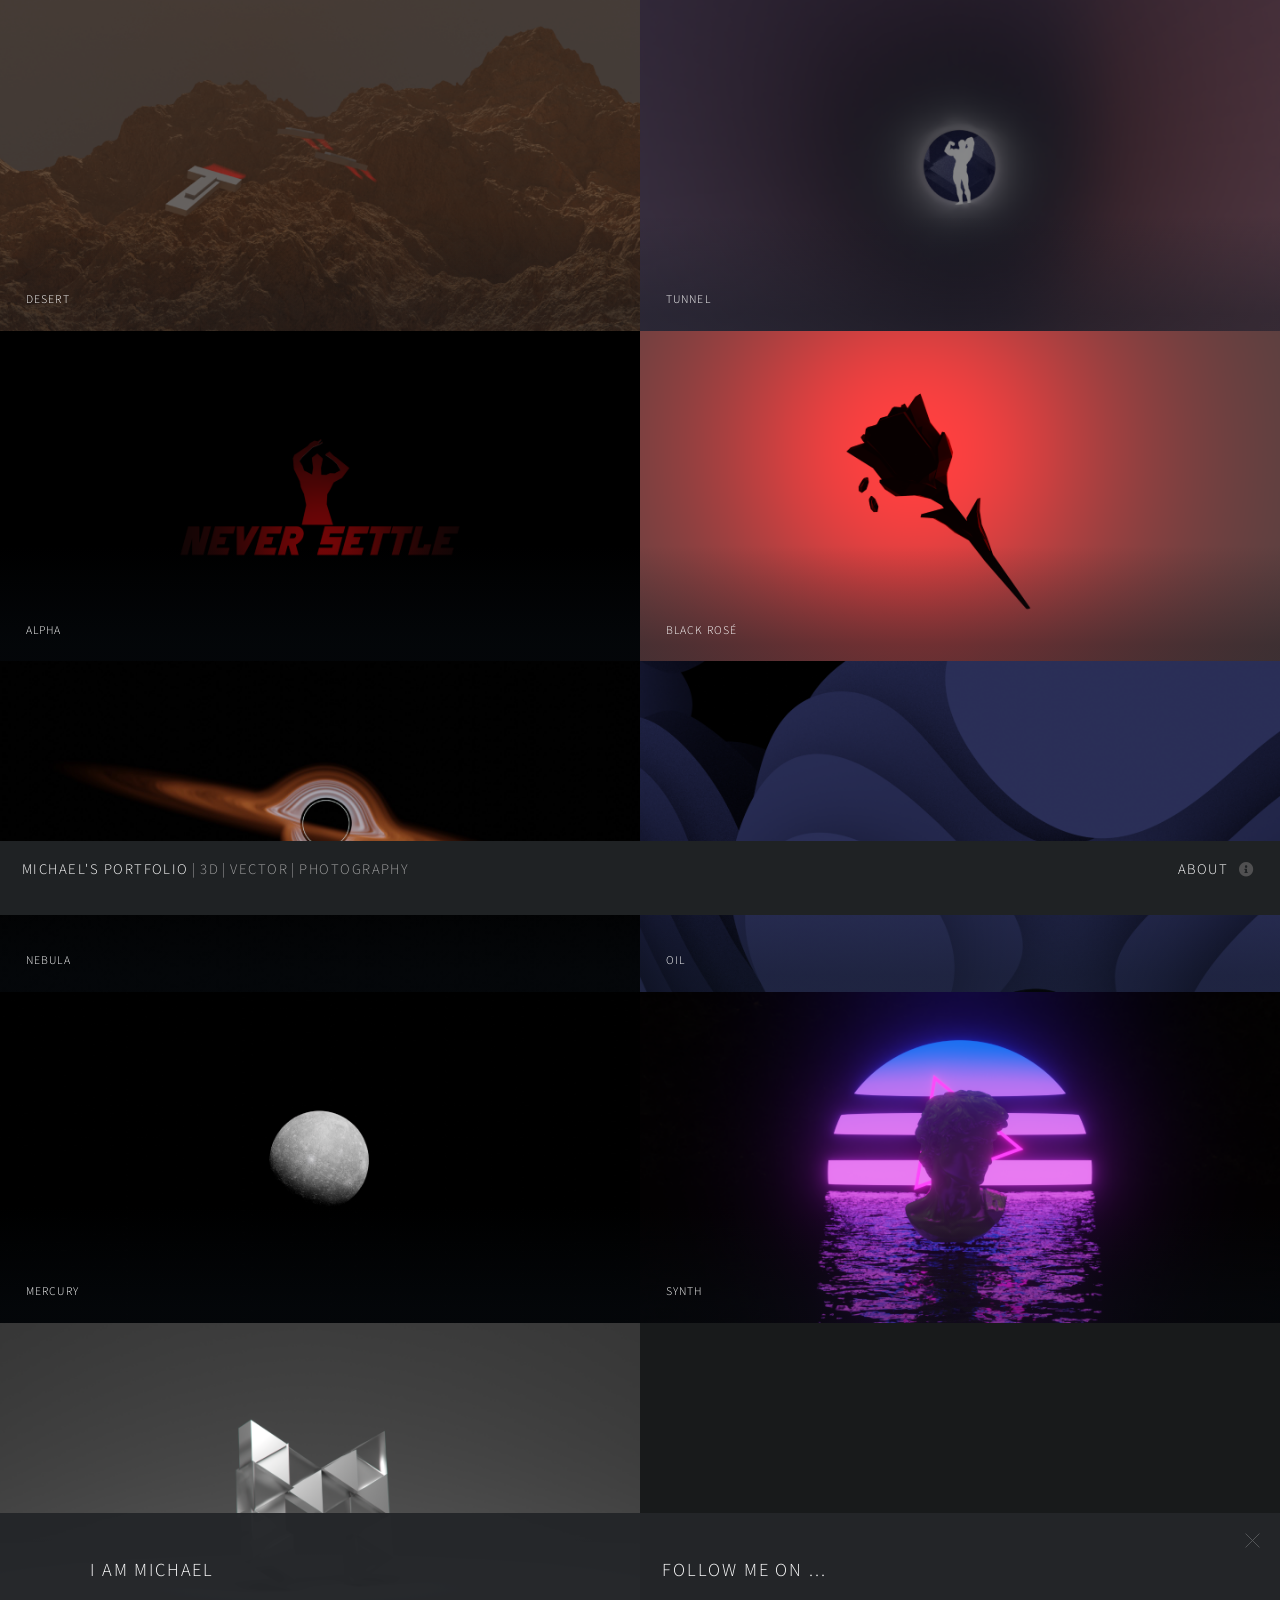
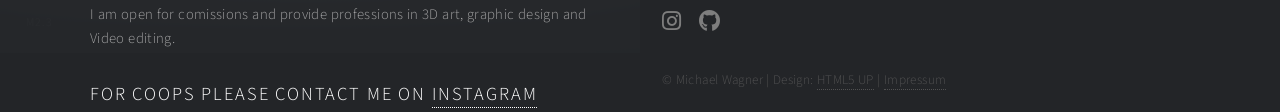
<file: 3D.html>
<!DOCTYPE HTML>
<!--
	Multiverse by HTML5 UP
	html5up.net | @ajlkn
	Free for personal and commercial use under the CCA 3.0 license (html5up.net/license)
-->
<html>
	<head>
		<title>Portfolio</title>
		<meta charset="utf-8" />
		<meta name="viewport" content="width=device-width, initial-scale=1, user-scalable=no" />
		<link rel="stylesheet" href="assets/css/main.css" />
		<noscript><link rel="stylesheet" href="assets/css/noscript.css" /></noscript>
	</head>
	<body class="is-preload">

		<!-- Wrapper -->
			<div id="wrapper">

				<!-- Header -->
                    <header id="header">
						<h1><a href="index.html"><strong>Michael's Portfolio</strong></a></h1>
						<h1> | </h1>
						<h1><a href="3D.html">3D</a></h1>
						<h1> | </h1>
						<h1><a href="index.html">Vector</a></h1>
						<h1> | </h1>
						<h1><a href="pic.html">Photography</a></h1>
                        <nav>
                            <ul>
                                <li><a href="#footer" class="icon solid fa-info-circle">About</a></li>
                            </ul>
                        </nav>
                    </header>

				<!-- Main -->
					<div id="main">
						<article class="thumb">
							<a href="images/3d/fulls/desert.png" class="image"><img src="images/3d/thumbs/desertth.png" alt="" /></a>
							<h2>DESERT</h2>
							<p>04.11.22</p>
							<p>Tutorial by <a href="https://www.youtube.com/watch?v=5qBl0ocM0ik&t=204s">Walid Feghali</a> on Youtube</p>
						</article>
						<article class="thumb">
							<a href="images/3d/fulls/tunnel2.png" class="image"><img src="images/3d/thumbs/tunnelth.png" alt="" /></a>
							<h2>TUNNEL</h2>
							<p>24.10.22</p>
						</article>
						<article class="thumb">
							<a href="images/3d/fulls/alpha2.png" class="image"><img src="images/3d/thumbs/alphath.png" alt="" /></a>
							<h2>ALPHA</h2>
							<p>28.07.22</p>
						</article>
						<article class="thumb">
							<a href="images/3d/fulls/untitled4 2.png" class="image"><img src="images/3d/thumbs/blckroséth.png" alt="" /></a>
							<h2>black rosé</h2>
							<p>24.05.22</p>
						</article>
						<article class="thumb">
							<a href="images/3d/fulls/nebula_finished1.jpg" class="image"><img src="images/3d/thumbs/nebulath.png" alt="" /></a>
							<h2>NEBULA</h2>
							<p>24.05.22</p>
							<p>Tutorial by <a href="https://www.youtube.com/watch?v=5naMFeWTBeY"> Iridesium</a> on Youtube</p> 
						</article>
						<article class="thumb">
							<a href="images/3d/fulls/wallpaperoil2.png" class="image"><img src="images/3d/thumbs/oilth.png" alt="" /></a>
							<h2>OIL</h2>
							<p>24.05.22</p>
						</article>
						<article class="thumb">
							<a href="images/3d/fulls/MercuryLonely.png" class="image"><img src="images/3d/thumbs/mercuryth.png" alt="" /></a>
							<h2>MERCURY</h2>
							<p>24.05.22</p>
							<p>Tutorial by <a href="https://www.youtube.com/watch?v=3dlSLviiX70">pinkpocketTV</a> on Youtube</p>
						</article>
						<article class="thumb">
							<a href="images/3d/fulls/untitled4.png" class="image"><img src="images/3d/thumbs/synthth.png" alt="" /></a>
							<h2>synth</h2>
							<p>24.05.22</p>
							<p>Tutorial by <a href="https://www.youtube.com/watch?v=6dPNM3knO5M">PINKAS</a> on Youtube</p>
						</article>
						<article class="thumb">
							<a href="images/3d/fulls/M2.3.png" class="image"><img src="images/3d/thumbs/m2.3th.png" alt="" /></a>
							<h2>M2.3</h2>
							<p>24.05.22</p>
						</article>
					</div>

					</footer>
				<!-- Footer -->
					<footer id="footer" class="panel">
						<div class="inner split">
							<div>
								<section>
									<h2>I am Michael</h2>
									<p>I am open for comissions and provide professions in 3D art, graphic design and Video editing.</p>
								</section>
								<section>
									<h2>For coops please contact me on <a href="https://www.instagram.com/michi.raw/">Instagram</a></h2>
								<section>
							</div>
							<div>

									<h2>Follow me on ...</h2>
									<ul class="icons">
										<!--<li><a href="#" class="icon brands fa-twitter"><span class="label">Twitter</span></a></li>
										<li><a href="#" class="icon brands fa-facebook-f"><span class="label">Facebook</span></a></li>-->
										<li><a href="https://www.instagram.com/michi.raw/" class="icon brands fa-instagram"><span class="label">Instagram</span></a></li>
										<li><a href="https://github.com/Mixhi1845" class="icon brands fa-github"><span class="label">GitHub</span></a></li>
										<!--<li><a href="#" class="icon brands fa-dribbble"><span class="label">Dribbble</span></a></li>
										<li><a href="#" class="icon brands fa-linkedin-in"><span class="label">LinkedIn</span></a></li>-->
									</ul>
								</section>
								<p class="copyright">
									&copy; Michael Wagner | Design: <a href="http://html5up.net">HTML5 UP</a> | <a href="impressum.html">Impressum</a>
								</p>
									<!--<form method="post" action="#">
										<div class="fields">
											<div class="field half">
												<input type="text" name="name" id="name" placeholder="Name" />
											</div>
											<div class="field half">
												<input type="text" name="email" id="email" placeholder="Email" />
											</div>
											<div class="field">
												<textarea name="message" id="message" rows="4" placeholder="Message"></textarea>
											</div>
										</div>
										<ul class="actions">
											<li><input type="submit" value="Send" class="primary" /></li>
											<li><input type="reset" value="Reset" /></li>
										</ul>
									</form>-->
								</section>
							</div>
						</div>
					</footer>

			</div>

		<!-- Scripts -->
			<script src="assets/js/jquery.min.js"></script>
			<script src="assets/js/jquery.poptrox.min.js"></script>
			<script src="assets/js/browser.min.js"></script>
			<script src="assets/js/breakpoints.min.js"></script>
			<script src="assets/js/util.js"></script>
			<script src="assets/js/main.js"></script>

	</body>
</html>
</file>
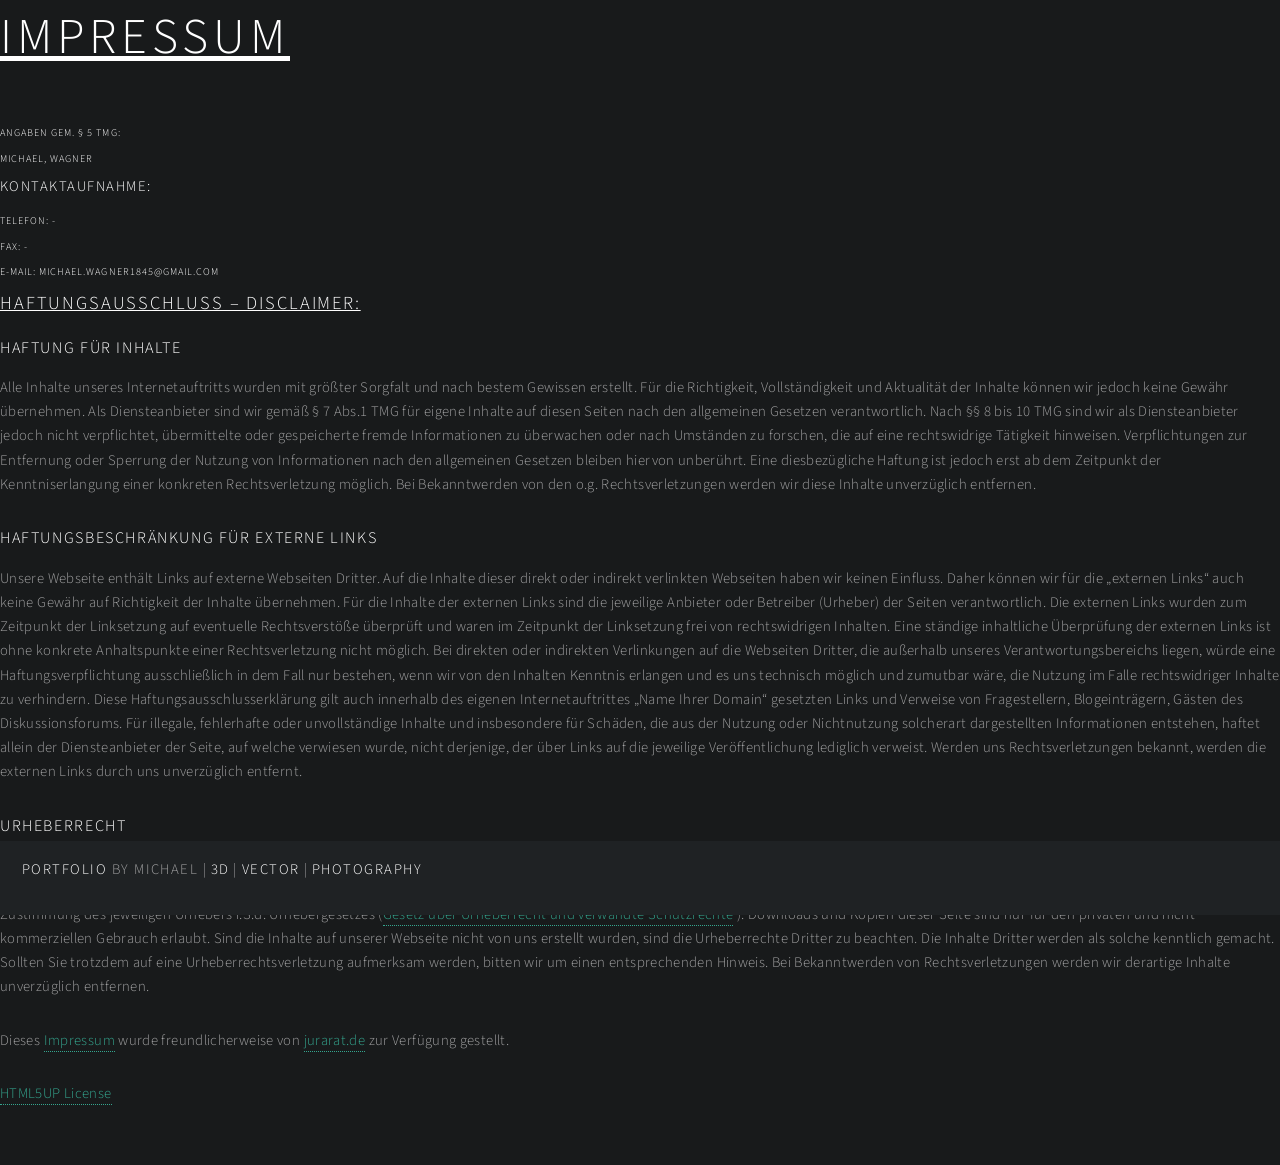
<file: impressum.html>
<!DOCTYPE HTML>
<!--
	Multiverse by HTML5 UP
	html5up.net | @ajlkn
	Free for personal and commercial use under the CCA 3.0 license (html5up.net/license)
-->
<html>
	<head>
		<title>Portfolio</title>
		<meta charset="utf-8" />
		<meta name="viewport" content="width=device-width, initial-scale=1, user-scalable=no" />
		<link rel="stylesheet" href="assets/css/main.css" />
		<noscript><link rel="stylesheet" href="assets/css/noscript.css" /></noscript>
	</head>
	<body class="is-preload">

        <!-- Header -->
					<header id="header">
						<h1><a href="index.html"><strong>Portfolio</strong> by Michael |</a></h1>
						<h1><a href="3D.html"><strong>3D</strong></a></h1>
						<h1><a href="index.html">| <strong>Vector</strong> |</strong></a></h1>
						<h1><a href="pic.html"><strong>Photography</strong></a></h1>
					</header>

        <!-- Wrapper -->
			<div id="wrapper">

        <!--Impressum-->
                <h1><u>Impressum</u></h1>
                <h6>Angaben gem. § 5 TMG:</h6>
                <h6>Michael, Wagner<h6>
        <!--        <h6>Adresse</h6>
                <h6>PLZ</h6>-->
                <h4>Kontaktaufnahme:</h4>
                <h6>Telefon: -</h6>
                <h6>Fax: -</h6>
                <h6>E-Mail: michael.wagner1845@gmail.com
                <h2>
                    <u>Haftungsausschluss – Disclaimer:</u> 
                </h2>
                
                <h3>Haftung für Inhalte</h3>
                <p>Alle Inhalte unseres Internetauftritts wurden mit größter Sorgfalt und nach bestem Gewissen erstellt. Für die Richtigkeit, Vollständigkeit und Aktualität der Inhalte können wir jedoch keine Gewähr übernehmen. Als Diensteanbieter sind wir gemäß § 7 Abs.1 TMG für eigene Inhalte auf diesen Seiten nach den allgemeinen Gesetzen verantwortlich. Nach §§ 8 bis 10 TMG sind wir als Diensteanbieter jedoch nicht verpflichtet, übermittelte oder gespeicherte fremde Informationen zu überwachen oder nach Umständen zu forschen, die auf eine rechtswidrige Tätigkeit hinweisen. Verpflichtungen zur Entfernung oder Sperrung der Nutzung von Informationen nach den allgemeinen Gesetzen bleiben hiervon unberührt.
                    Eine diesbezügliche Haftung ist jedoch erst ab dem Zeitpunkt der Kenntniserlangung einer konkreten Rechtsverletzung möglich. Bei Bekanntwerden von den o.g. Rechtsverletzungen werden wir diese Inhalte unverzüglich entfernen.</p>
                <h3>Haftungsbeschränkung für externe Links</h3>
                <p> Unsere Webseite enthält Links auf externe Webseiten Dritter. Auf die Inhalte dieser direkt oder indirekt verlinkten Webseiten haben wir keinen Einfluss. Daher können wir für die „externen Links“ auch keine Gewähr auf Richtigkeit der Inhalte übernehmen. Für die Inhalte der externen Links sind die jeweilige Anbieter oder Betreiber (Urheber) der Seiten verantwortlich.
                    Die externen Links wurden zum Zeitpunkt der Linksetzung auf eventuelle Rechtsverstöße überprüft und waren im Zeitpunkt der Linksetzung frei von rechtswidrigen Inhalten. Eine ständige inhaltliche Überprüfung der externen Links ist ohne konkrete Anhaltspunkte einer Rechtsverletzung nicht möglich. Bei direkten oder indirekten Verlinkungen auf die Webseiten Dritter, die außerhalb unseres Verantwortungsbereichs liegen, würde eine Haftungsverpflichtung ausschließlich in dem Fall nur bestehen, wenn wir von den Inhalten Kenntnis erlangen und es uns technisch möglich und zumutbar wäre, die Nutzung im Falle rechtswidriger Inhalte zu verhindern.
                    Diese Haftungsausschlusserklärung gilt auch innerhalb des eigenen Internetauftrittes „Name Ihrer Domain“ gesetzten Links und Verweise von Fragestellern, Blogeinträgern, Gästen des Diskussionsforums. Für illegale, fehlerhafte oder unvollständige Inhalte und insbesondere für Schäden, die aus der Nutzung oder Nichtnutzung solcherart dargestellten Informationen entstehen, haftet allein der Diensteanbieter der Seite, auf welche verwiesen wurde, nicht derjenige, der über Links auf die jeweilige Veröffentlichung lediglich verweist.
                    Werden uns Rechtsverletzungen bekannt, werden die externen Links durch uns unverzüglich entfernt.</p> 
                <h3>Urheberrecht</h3>
                <p> Die auf unserer Webseite veröffentlichen Inhalte und Werke unterliegen dem deutschen Urheberrecht (<a href="http://www.gesetze-im-internet.de/bundesrecht/urhg/gesamt.pdf">Gesetz über Urheberrecht und verwandte Schutzrechte</a>). Die Vervielfältigung, Bearbeitung, Verbreitung und jede Art der Verwertung des geistigen Eigentums in ideeller und materieller Sicht des Urhebers außerhalb der Grenzen des Urheberrechtes bedürfen der vorherigen schriftlichen Zustimmung des jeweiligen Urhebers i.S.d. Urhebergesetzes (<a href="http://www.gesetze-im-internet.de/bundesrecht/urhg/gesamt.pdf">Gesetz über Urheberrecht und verwandte Schutzrechte</a> ). Downloads und Kopien dieser Seite sind nur für den privaten und nicht kommerziellen Gebrauch erlaubt. Sind die Inhalte auf unserer Webseite nicht von uns erstellt wurden, sind die Urheberrechte Dritter zu beachten. Die Inhalte Dritter werden als solche kenntlich gemacht. Sollten Sie trotzdem auf eine Urheberrechtsverletzung aufmerksam werden, bitten wir um einen entsprechenden Hinweis. Bei Bekanntwerden von Rechtsverletzungen werden wir derartige Inhalte unverzüglich entfernen.</p> 
                <p> Dieses <a href="https://jurarat.de/muster-impressum">Impressum</a> wurde freundlicherweise von <a href="https://jurarat.de/">jurarat.de</a> zur Verfügung gestellt.</p> 
            
                <a href="LICENSE.txt">HTML5UP License</a>
            
            </div>

            <!-- Scripts -->
                <script src="assets/js/jquery.min.js"></script>
                <script src="assets/js/jquery.poptrox.min.js"></script>
                <script src="assets/js/browser.min.js"></script>
                <script src="assets/js/breakpoints.min.js"></script>
                <script src="assets/js/util.js"></script>
                <script src="assets/js/main.js"></script>
    </body>
</html>
</file>
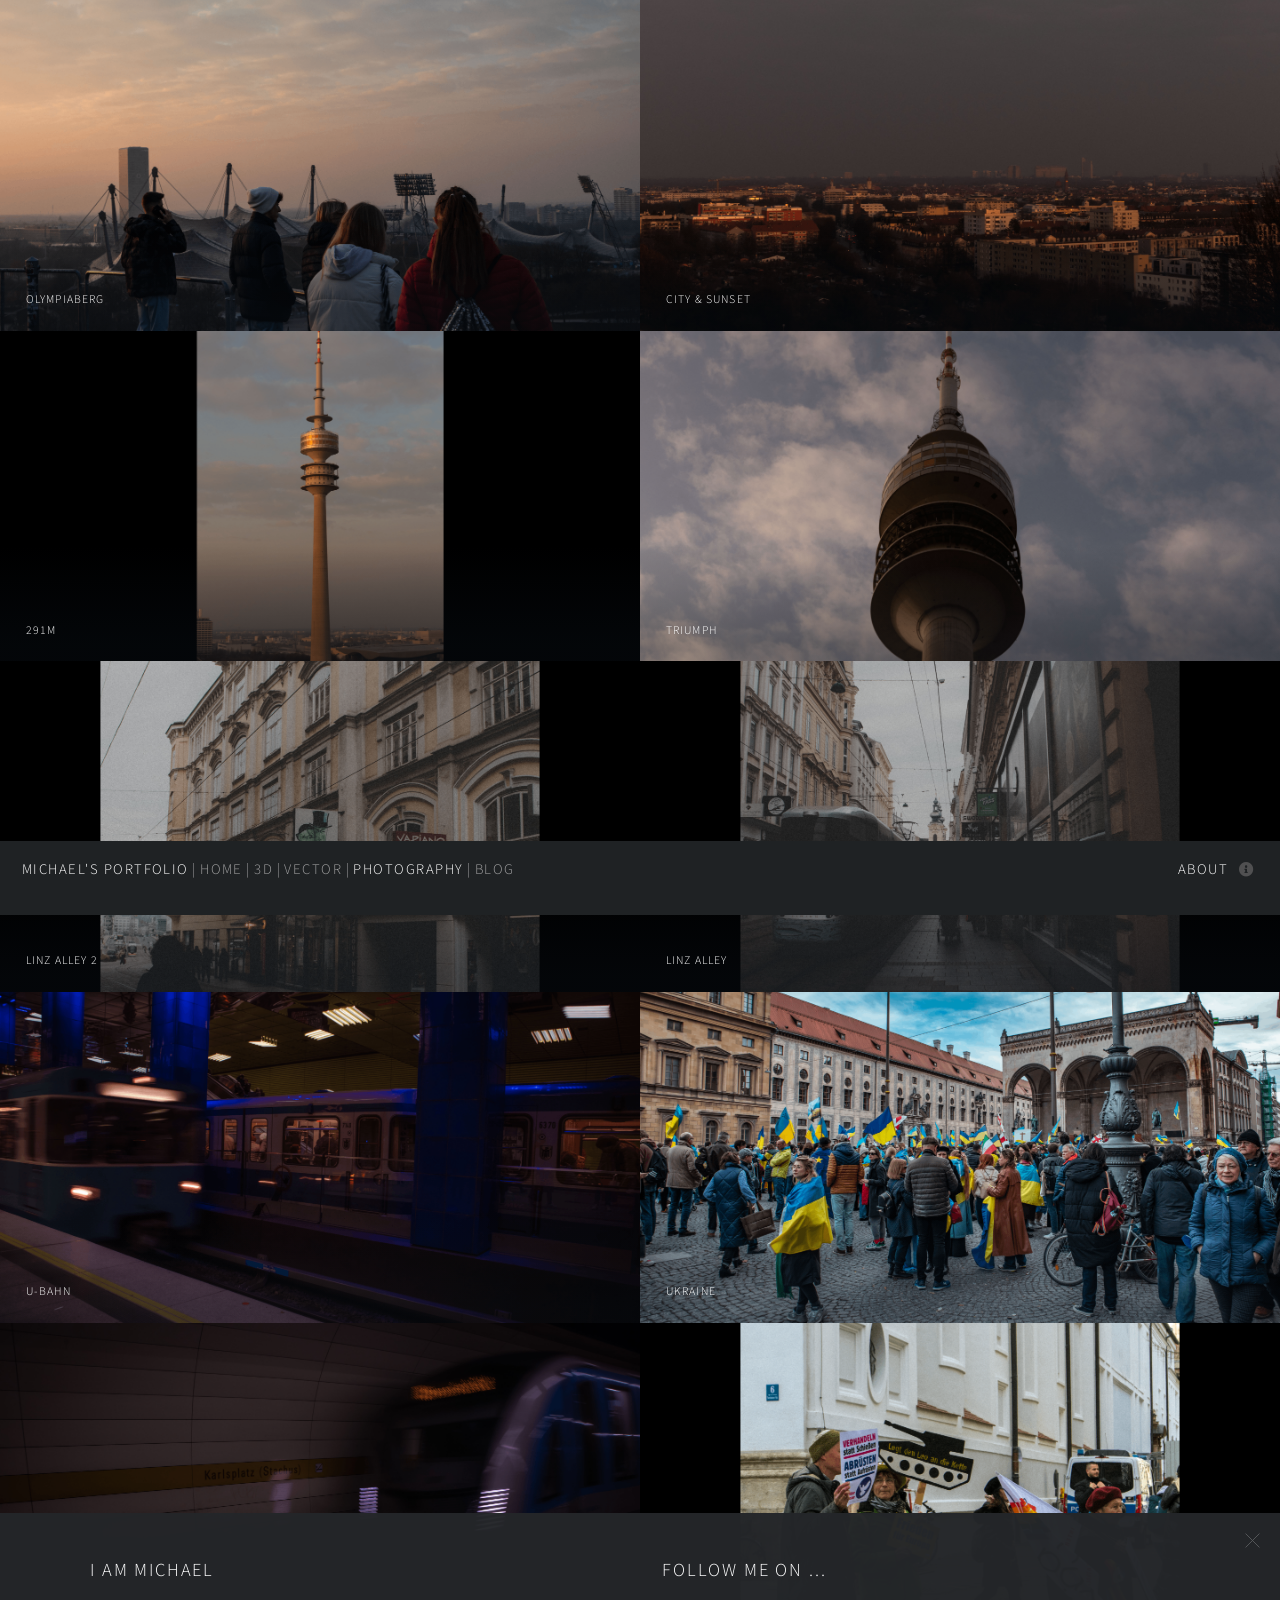
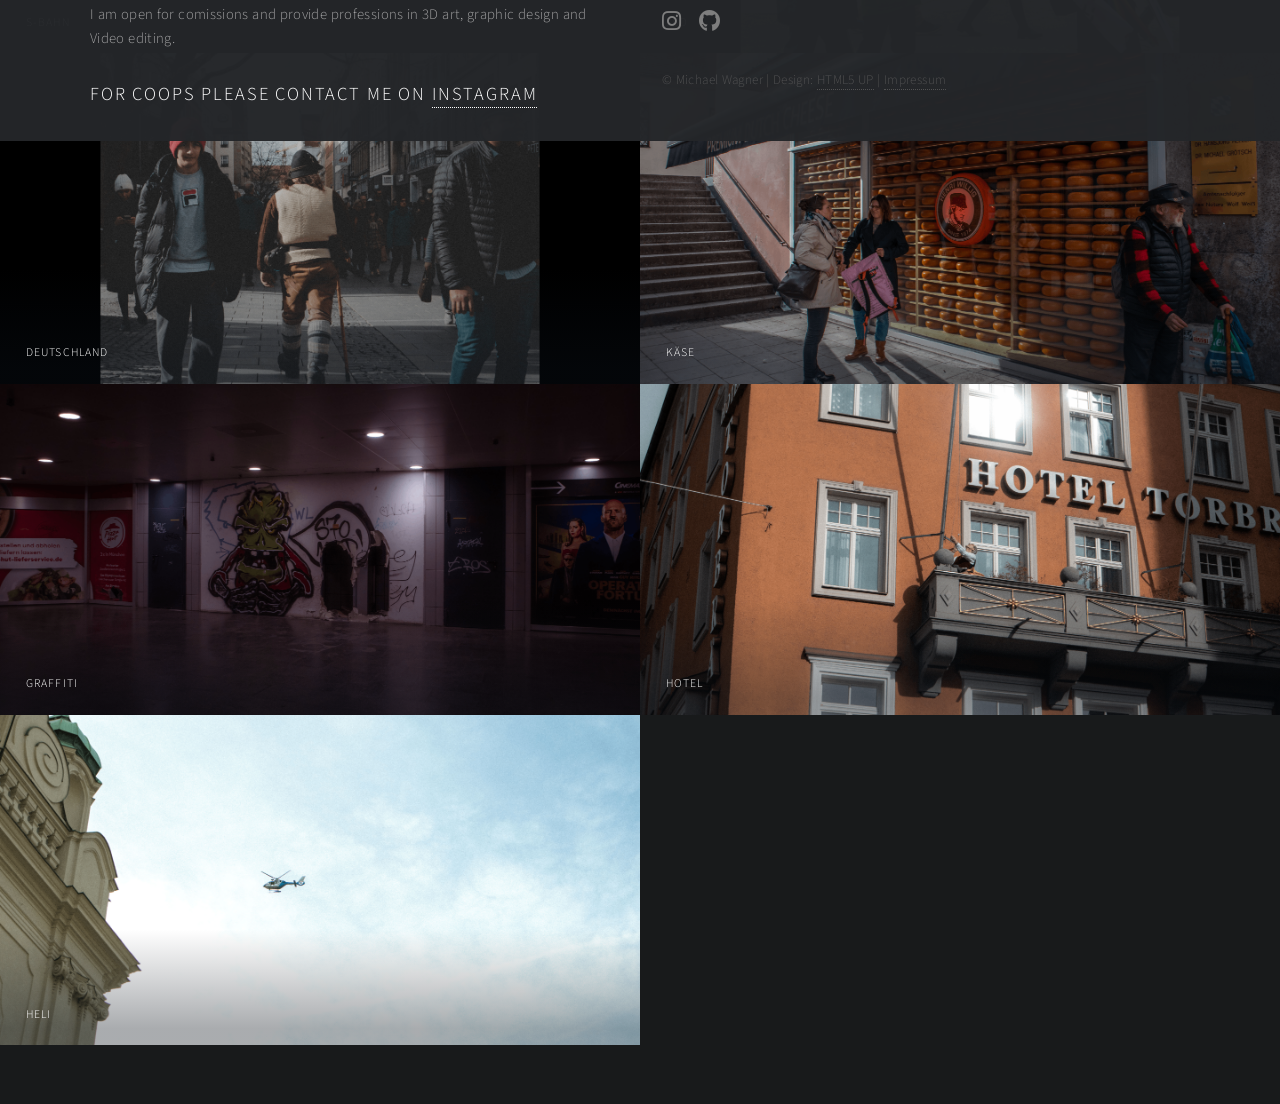
<file: pic.html>
<!DOCTYPE HTML>
<!--
	Multiverse by HTML5 UP
	html5up.net | @ajlkn
	Free for personal and commercial use under the CCA 3.0 license (html5up.net/license)
-->
<html>
	<head>
		<title>Portfolio</title>
		<meta charset="utf-8" />
		<meta name="viewport" content="width=device-width, initial-scale=1, user-scalable=no" />
		<link rel="stylesheet" href="assets/css/main.css" />
		<noscript><link rel="stylesheet" href="assets/css/noscript.css" /></noscript>
	</head>
	<body class="is-preload">

		<!-- Wrapper -->
			<div id="wrapper">

				<!-- Header -->
					<header id="header">
						<h1><a href="index.html"><strong>Michael's Portfolio</strong></a></h1>
						<h1> | </h1>
						<h1><a href="index.html">Home</a></h1>
						<h1> | </h1>
						<h1><a href="3D.html">3D</a></h1>
						<h1> | </h1>
						<h1><a href="vector.html">Vector</a></h1>
						<h1> | </h1>
						<h1><a href="pic.html"><strong>Photography</strong></a></h1>
						<h1> | </h1>
						<h1><a href="index.html">Blog</a></h1>
						<nav>
							<ul>
								<li><a href="#footer" class="icon solid fa-info-circle">About</a></li>
							</ul>
						</nav>
					</header>

				<!-- Main -->
					<div id="main">
						<article class="thumb">
							<a href="images/Pics/fulls/IMG_3442.jpg" class="image"><img src="images/Pics/thumbs/olympiaberg.png" alt="" /></a>
							<h2>Olympiaberg</h2>
							<p>03.03.23 | &#x1F4CD; Munich, Germany</p>
						</article>
						<article class="thumb">
							<a href="images/Pics/fulls/IMG_3438.jpg" class="image"><img src="images/Pics/thumbs/citynsunset.png" alt="" /></a>
							<h2>City & sunset</h2>
							<p>03.03.23 | &#x1F4CD; Munich, Germany</p>
						</article>
						<article class="thumb">
							<a href="images/Pics/fulls/IMG_3425.jpg" class="image"><img src="images/Pics/thumbs/291m.png" alt="" /></a>
							<h2>291m</h2>
							<p>03.03.23 | &#x1F4CD; Munich, Germany</p>
						</article>
						<article class="thumb">
							<a href="images/Pics/fulls/IMG_3396.jpg" class="image"><img src="images/Pics/thumbs/triumph.png" alt="" /></a>
							<h2>Triumph</h2>
							<p>03.03.23 | &#x1F4CD; Munich, Germany</p>
						</article>
						<article class="thumb">
							<a href="images/Pics/fulls/IMG_3376_1.jpg" class="image"><img src="images/Pics/thumbs/alley1.png" alt="" /></a>
							<h2>Linz Alley 2</h2>
							<p>24.02.23 | &#x1F4CD; Linz, Austria</p>
						</article>
						<article class="thumb">
							<a href="images/Pics/fulls/IMG_3370_1.jpg" class="image"><img src="images/Pics/thumbs/alley2.png" alt="" /></a>
							<h2>Linz Alley</h2>
							<p>24.02.23 | &#x1F4CD; Linz, Austria</p>
						</article>
					<!--<article class="thumb">
							<a href="images/Pics/fulls/IMG_3335.jpg" class="image"><img src="images/Pics/thumbs/alley1.png" alt="" /></a>
							<h2>Poster</h2>
							<p>24.02.23</p>
						</article>-->
						<article class="thumb">
							<a href="images/Pics/fulls/IMG_3321.jpg" class="image"><img src="images/Pics/thumbs/ubahn.png" alt="" /></a>
							<h2>U-Bahn</h2>
							<p>18.02.23 | &#x1F4CD; Munich, Germany</p>
						</article><article class="thumb">
							<a href="images/Pics/fulls/IMG_3268.jpg" class="image"><img src="images/Pics/thumbs/ukraine.png" alt="" /></a>
							<h2>Ukraine</h2>
							<p>18.02.23 | &#x1F4CD; Munich, Germany</p>
						</article>
						<article class="thumb">
							<a href="images/Pics/fulls/IMG_3258.jpg" class="image"><img src="images/Pics/thumbs/sbahn.png" alt="" /></a>
							<h2>S-Bahn</h2>
							<p>18.02.23 | &#x1F4CD; Munich, Germany</p>
						</article>
						<article class="thumb">
							<a href="images/Pics/fulls/IMG_3248.jpg" class="image"><img src="images/Pics/thumbs/leo.png" alt="" /></a>
							<h2>Leo</h2>
							<p>18.02.23 | &#x1F4CD; Munich, Germany</p>
						</article>
						<article class="thumb">
							<a href="images/Pics/fulls/IMG_3230.jpg" class="image"><img src="images/Pics/thumbs/deutschland.png" alt="" /></a>
							<h2>Deutschland</h2>
							<p>18.02.23 | &#x1F4CD; Munich, Germany</p>
						</article>
						<article class="thumb">
							<a href="images/Pics/fulls/IMG_3227.jpg" class="image"><img src="images/Pics/thumbs/cheese.png" alt="" /></a>
							<h2>Käse</h2>
							<p>18.02.23 | &#x1F4CD; Munich, Germany</p>
						</article>
						<article class="thumb">
							<a href="images/Pics/fulls/IMG_3218.jpg" class="image"><img src="images/Pics/thumbs/graffiti.png" alt="" /></a>
							<h2>Graffiti</h2>
							<p>18.02.23 | &#x1F4CD; Munich, Germany</p>
						</article>
						<article class="thumb">
							<a href="images/Pics/fulls/IMG_3214.jpg" class="image"><img src="images/Pics/thumbs/hotel.png" alt="" /></a>
							<h2>Hotel</h2>
							<p>18.02.23 | &#x1F4CD; Munich, Germany</p>
						</article>
						<article class="thumb">
							<a href="images/Pics/fulls/IMG_3203_2.jpg" class="image"><img src="images/Pics/thumbs/heli.png" alt="" /></a>
							<h2>Heli</h2>
							<p>18.02.23 | &#x1F4CD; Munich, Germany</p>
						</article>
					</div>

					</footer>
				<!-- Footer -->
					<footer id="footer" class="panel">
						<div class="inner split">
							<div>
								<section>
									<h2>I am Michael</h2>
									<p>I am open for comissions and provide professions in 3D art, graphic design and Video editing.</p>
								</section>
								<section>
									<h2>For coops please contact me on <a href="https://www.instagram.com/michi.raw/">Instagram</a></h2>
								<section>
							</div>
							<div>

									<h2>Follow me on ...</h2>
									<ul class="icons">
										<!--<li><a href="#" class="icon brands fa-twitter"><span class="label">Twitter</span></a></li>
										<li><a href="#" class="icon brands fa-facebook-f"><span class="label">Facebook</span></a></li>-->
										<li><a href="https://www.instagram.com/michi.raw/" class="icon brands fa-instagram"><span class="label">Instagram</span></a></li>
										<li><a href="https://github.com/Mixhi1845" class="icon brands fa-github"><span class="label">GitHub</span></a></li>
										<!--<li><a href="#" class="icon brands fa-dribbble"><span class="label">Dribbble</span></a></li>
										<li><a href="#" class="icon brands fa-linkedin-in"><span class="label">LinkedIn</span></a></li>-->
									</ul>
								</section>
								<p class="copyright">
									&copy; Michael Wagner | Design: <a href="http://html5up.net">HTML5 UP</a> | <a href="impressum.html">Impressum</a>
								</p>
									<!--<form method="post" action="#">
										<div class="fields">
											<div class="field half">
												<input type="text" name="name" id="name" placeholder="Name" />
											</div>
											<div class="field half">
												<input type="text" name="email" id="email" placeholder="Email" />
											</div>
											<div class="field">
												<textarea name="message" id="message" rows="4" placeholder="Message"></textarea>
											</div>
										</div>
										<ul class="actions">
											<li><input type="submit" value="Send" class="primary" /></li>
											<li><input type="reset" value="Reset" /></li>
										</ul>
									</form>-->
								</section>
							</div>
						</div>
					</footer>

			</div>

		<!-- Scripts -->
			<script src="assets/js/jquery.min.js"></script>
			<script src="assets/js/jquery.poptrox.min.js"></script>
			<script src="assets/js/browser.min.js"></script>
			<script src="assets/js/breakpoints.min.js"></script>
			<script src="assets/js/util.js"></script>
			<script src="assets/js/main.js"></script>

	</body>
</html>
</file>
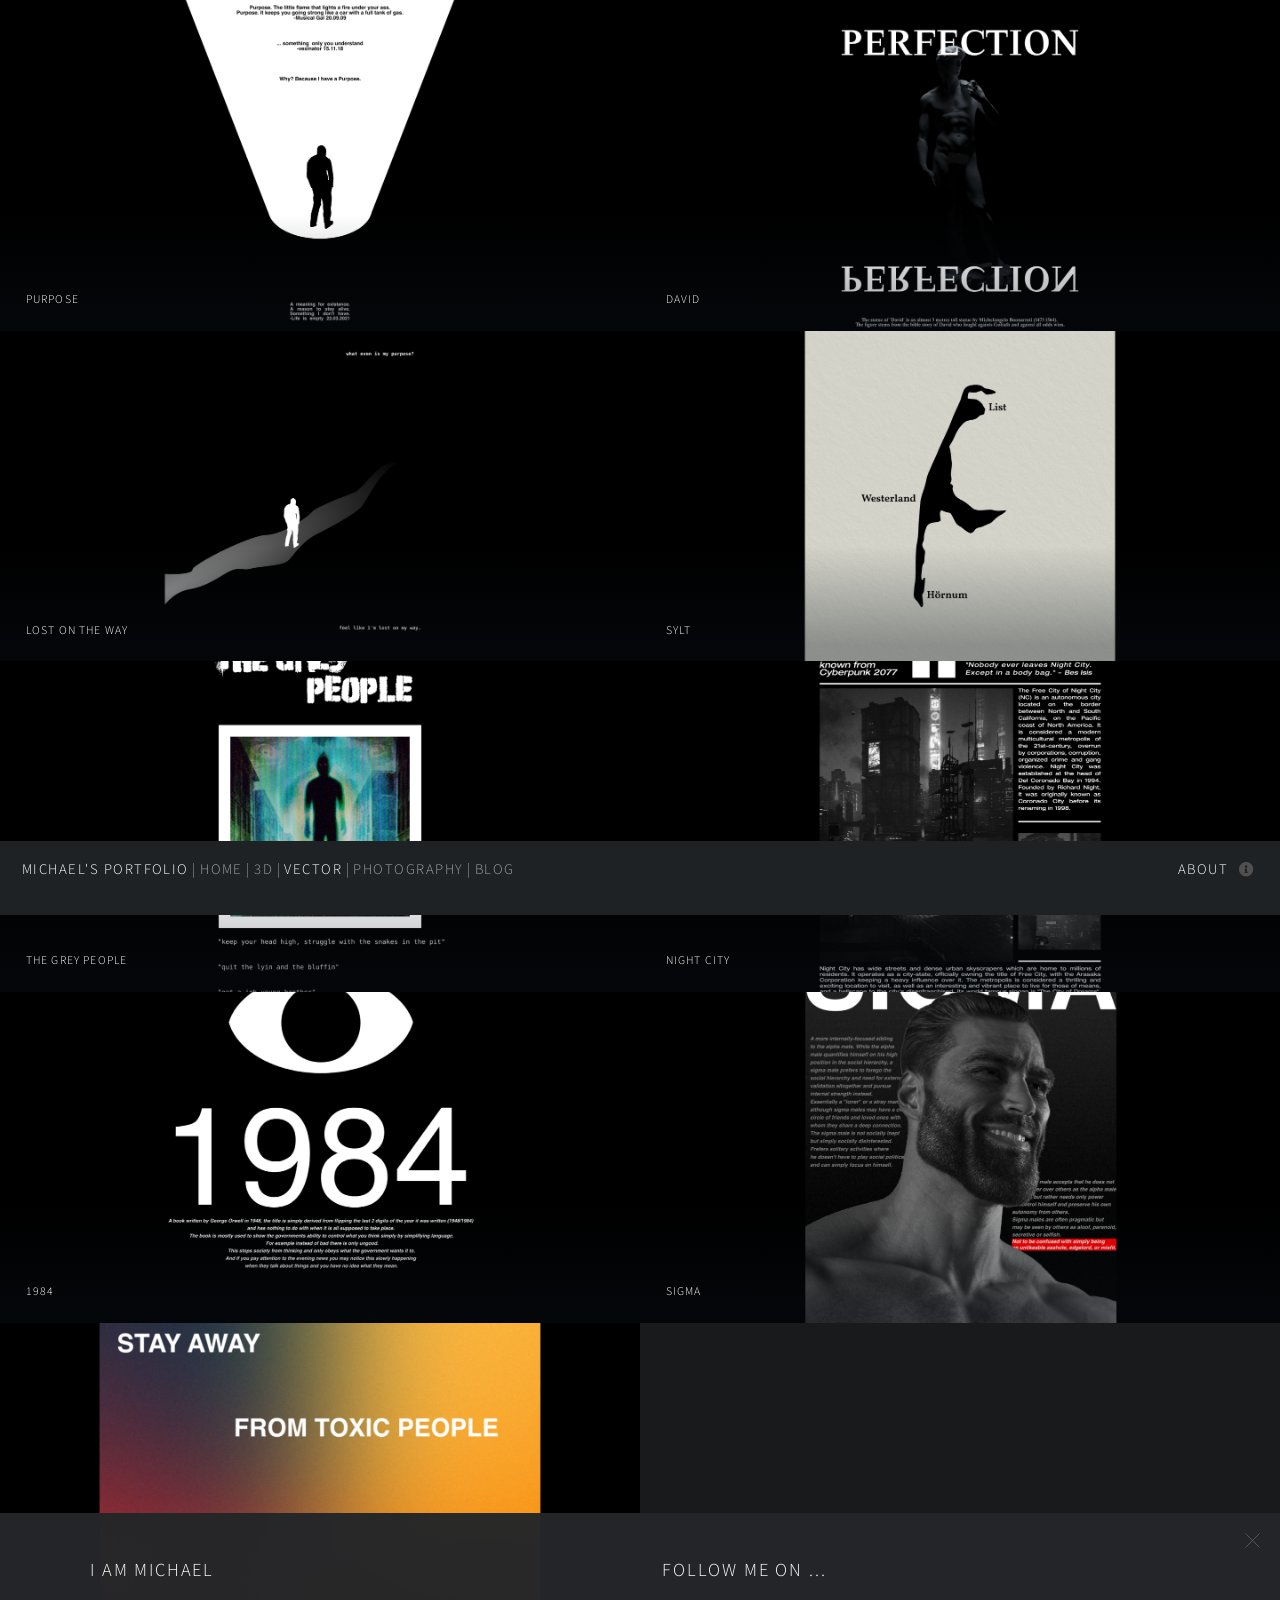
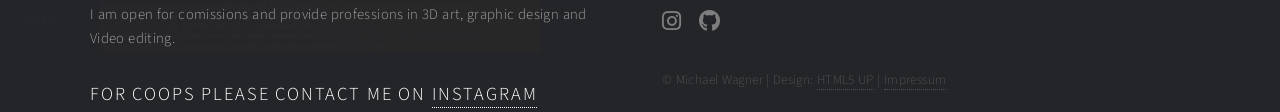
<file: vector.html>
<!DOCTYPE HTML>
<!--
	Multiverse by HTML5 UP
	html5up.net | @ajlkn
	Free for personal and commercial use under the CCA 3.0 license (html5up.net/license)
-->

<!-- USERNAME Mixhi1845 -> michi.raw if used -> raw(ww)-->
<html>
	<head>
		<title>Portfolio</title>
		<meta charset="utf-8" />
		<meta name="viewport" content="width=device-width, initial-scale=1, user-scalable=no" />
		<link rel="stylesheet" href="assets/css/main.css" />
		<noscript><link rel="stylesheet" href="assets/css/noscript.css" /></noscript>
	</head>
	<body class="is-preload">

		<!-- Wrapper -->
			<div id="wrapper">

				<!-- Header -->
					<header id="header">
						<h1><a href="index.html"><strong>Michael's Portfolio</strong></a></h1>
						<h1> | </h1>
						<h1><a href="index.html">Home</a></h1>
						<h1> | </h1>
						<h1><a href="3D.html">3D</a></h1>
						<h1> | </h1>
						<h1><a href="vector.html"><strong>Vector</strong></a></h1>
						<h1> | </h1>
						<h1><a href="pic.html">Photography</a></h1>
						<h1> | </h1>
						<h1><a href="index.html">Blog</a></h1>
						<nav>
							<ul>
								<li><a href="#footer" class="icon solid fa-info-circle">About</a></li>
							</ul>
						</nav>
					</header>

				<!-- Main -->
					<div id="main">
						<article class="thumb">
							<a href="images/vector/fulls/p2.png" class="image"><img src="images/vector/thumbs/p2th.png" alt="" /></a>
							<h2>Purpose</h2>
							<p>21.01.2023</p>
						</article>
						<article class="thumb">
							<a href="images/vector/fulls/David2.png" class="image"><img src="images/vector/thumbs/david2th.png" alt="" /></a>
							<h2>David</h2>
							<p>29.01.2023 | first Version: 24.01.2023</p>
							<p>David Model by <a href="https://www.myminifactory.com/object/3d-print-michelangelo-s-david-in-florence-italy-2052">Scan The World</a> on  <a href="https://www.myminifactory.com/"></a>MyMiniFactory</p>
						</article>
						<article class="thumb">
							<a href="images/vector/fulls/lotw.png" class="image"><img src="images/vector/thumbs/lotwth.png" alt="" /></a>
							<h2>lost on the way</h2>
							<p>21.01.2023</p>
						</article>
						<article class="thumb">
							<a href="images/vector/fulls/SyltPoster.png" class="image"><img src="images/vector/thumbs/syltth.png" alt="" /></a>
							<h2>Sylt</h2>
							<p>10.01.2022</p>
						</article>
						<article class="thumb">
							<a href="images/vector/fulls/tgp2.png" class="image"><img src="images/vector/thumbs/tgpth.png" alt="" /></a>
							<h2>The Grey People</h2>
							<p>10.01.2022</p>
							<p>tribute to <a href="https://open.spotify.com/track/2OvyTC2zYRFNsgF6Q1VwUN?si=face0c80034e41e9">The Grey People by Hydra</a></p>
						</article>
						<article class="thumb">
							<a href="images/vector/fulls/night.png" class="image"><img src="images/vector/thumbs/nightth.png" alt="" /></a>
							<h2>Night City</h2>
							<p>07.01.2022</p>
						</article>
						<article class="thumb">
							<a href="images/vector/fulls/1984.png" class="image"><img src="images/vector/thumbs/1984th.png" alt="" /></a>
							<h2>1984</h2>
							<p>25.12.2022</p>
						</article>
						<article class="thumb">
							<a href="images/vector/fulls/SIGMA.png" class="image"><img src="images/vector/thumbs/SIGMAth.png" alt="" /></a>
							<h2>SIGMA</h2>
							<p>24.12.2022</p>
						</article>
						<article class="thumb">
							<a href="images/vector/fulls/toxic.png" class="image"><img src="images/vector/thumbs/toxic.png" alt="" /></a>
							<h2>TOXIC</h2>
							<p>26.12.2022</p>
						</article>
	
					</div>

					</footer>
				<!-- Footer -->
					<footer id="footer" class="panel">
						<div class="inner split">
							<div>
								<section>
									<h2>I am Michael</h2>
									<p>I am open for comissions and provide professions in 3D art, graphic design and Video editing.</p>
								</section>
								<section>
									<h2>For coops please contact me on <a href="https://www.instagram.com/michi.raw/">Instagram</a></h2>
								<section>
							</div>
							<div>

									<h2>Follow me on ...</h2>
									<ul class="icons">
										<!--<li><a href="#" class="icon brands fa-twitter"><span class="label">Twitter</span></a></li>
										<li><a href="#" class="icon brands fa-facebook-f"><span class="label">Facebook</span></a></li>-->
										<li><a href="https://www.instagram.com/michi.raw/" class="icon brands fa-instagram"><span class="label">Instagram</span></a></li>
										<li><a href="https://github.com/Mixhi1845" class="icon brands fa-github"><span class="label">GitHub</span></a></li>
										<!--<li><a href="#" class="icon brands fa-dribbble"><span class="label">Dribbble</span></a></li>
										<li><a href="#" class="icon brands fa-linkedin-in"><span class="label">LinkedIn</span></a></li>-->
									</ul>
								</section>
								<p class="copyright">
									&copy; Michael Wagner | Design: <a href="http://html5up.net">HTML5 UP</a> | <a href="impressum.html">Impressum</a>
								</p>
									<!--<form method="post" action="#">
										<div class="fields">
											<div class="field half">
												<input type="text" name="name" id="name" placeholder="Name" />
											</div>
											<div class="field half">
												<input type="text" name="email" id="email" placeholder="Email" />
											</div>
											<div class="field">
												<textarea name="message" id="message" rows="4" placeholder="Message"></textarea>
											</div>
										</div>
										<ul class="actions">
											<li><input type="submit" value="Send" class="primary" /></li>
											<li><input type="reset" value="Reset" /></li>
										</ul>
									</form>-->
								</section>
							</div>
						</div>
					</footer>

			</div>

		<!-- Scripts -->
			<script src="assets/js/jquery.min.js"></script>
			<script src="assets/js/jquery.poptrox.min.js"></script>
			<script src="assets/js/browser.min.js"></script>
			<script src="assets/js/breakpoints.min.js"></script>
			<script src="assets/js/util.js"></script>
			<script src="assets/js/main.js"></script>

	</body>
</html>
</file>
<file: assets/css/noscript.css>
/*
	Multiverse by HTML5 UP
	html5up.net | @ajlkn
	Free for personal and commercial use under the CCA 3.0 license (html5up.net/license)
*/

/* Wrapper */

	body.is-preload #wrapper:before {
		display: none;
	}

/* Main */

	body.is-preload #main .thumb {
		pointer-events: auto;
		opacity: 1;
	}

/* Header */

	body.is-preload #header {
		-moz-transform: none;
		-webkit-transform: none;
		-ms-transform: none;
		transform: none;
	}
</file>
<file: assets/css/main.css>
@import url(fontawesome-all.min.css);
@import url("https://fonts.googleapis.com/css?family=Source+Sans+Pro:300,300italic,400,400italic");

/*
	Multiverse by HTML5 UP
	html5up.net | @ajlkn
	Free for personal and commercial use under the CCA 3.0 license (html5up.net/license)
*/

@-moz-keyframes spinner {
	0% {
		-moz-transform: rotate(0deg);
		-webkit-transform: rotate(0deg);
		-ms-transform: rotate(0deg);
		transform: rotate(0deg);
	}

	100% {
		-moz-transform: rotate(359deg);
		-webkit-transform: rotate(359deg);
		-ms-transform: rotate(359deg);
		transform: rotate(359deg);
	}
}

@-webkit-keyframes spinner {
	0% {
		-moz-transform: rotate(0deg);
		-webkit-transform: rotate(0deg);
		-ms-transform: rotate(0deg);
		transform: rotate(0deg);
	}

	100% {
		-moz-transform: rotate(359deg);
		-webkit-transform: rotate(359deg);
		-ms-transform: rotate(359deg);
		transform: rotate(359deg);
	}
}

@-ms-keyframes spinner {
	0% {
		-moz-transform: rotate(0deg);
		-webkit-transform: rotate(0deg);
		-ms-transform: rotate(0deg);
		transform: rotate(0deg);
	}

	100% {
		-moz-transform: rotate(359deg);
		-webkit-transform: rotate(359deg);
		-ms-transform: rotate(359deg);
		transform: rotate(359deg);
	}
}

@keyframes spinner {
	0% {
		-moz-transform: rotate(0deg);
		-webkit-transform: rotate(0deg);
		-ms-transform: rotate(0deg);
		transform: rotate(0deg);
	}

	100% {
		-moz-transform: rotate(359deg);
		-webkit-transform: rotate(359deg);
		-ms-transform: rotate(359deg);
		transform: rotate(359deg);
	}
}

html, body, div, span, applet, object,
iframe, h1, h2, h3, h4, h5, h6, p, blockquote,
pre, a, abbr, acronym, address, big, cite,
code, del, dfn, em, img, ins, kbd, q, s, samp,
small, strike, strong, sub, sup, tt, var, b,
u, i, center, dl, dt, dd, ol, ul, li, fieldset,
form, label, legend, table, caption, tbody,
tfoot, thead, tr, th, td, article, aside,
canvas, details, embed, figure, figcaption,
footer, header, hgroup, menu, nav, output, ruby,
section, summary, time, mark, audio, video {
	margin: 0;
	padding: 0;
	border: 0;
	font-size: 100%;
	font: inherit;
	vertical-align: baseline;}

article, aside, details, figcaption, figure,
footer, header, hgroup, menu, nav, section {
	display: block;}

body {
	line-height: 1;
}

ol, ul {
	list-style: none;
}

blockquote, q {
	quotes: none;
}

	blockquote:before, blockquote:after, q:before, q:after {
		content: '';
		content: none;
	}

table {
	border-collapse: collapse;
	border-spacing: 0;
}

body {
	-webkit-text-size-adjust: none;
}

mark {
	background-color: transparent;
	color: inherit;
}

input::-moz-focus-inner {
	border: 0;
	padding: 0;
}

input, select, textarea {
	-moz-appearance: none;
	-webkit-appearance: none;
	-ms-appearance: none;
	appearance: none;
}

/* Basic */

	@-ms-viewport {
		width: device-width;
	}

	body {
		-ms-overflow-style: scrollbar;
		background-color: #181a1b;
	}

	@media screen and (max-width: 480px) {

		html, body {
			min-width: 320px;
		}

	}

	html {
		box-sizing: border-box;
	}

	*, *:before, *:after {
		box-sizing: inherit;
	}

	/*body {
		background: #242629;
	}*/

		body.is-preload *, body.is-preload *:before, body.is-preload *:after {
			-moz-animation: none !important;
			-webkit-animation: none !important;
			-ms-animation: none !important;
			animation: none !important;
			-moz-transition: none !important;
			-webkit-transition: none !important;
			-ms-transition: none !important;
			transition: none !important;
		}

		body.is-resizing *, body.is-resizing *:before, body.is-resizing *:after {
			-moz-animation: none !important;
			-webkit-animation: none !important;
			-ms-animation: none !important;
			animation: none !important;
			-moz-transition: none !important;
			-webkit-transition: none !important;
			-ms-transition: none !important;
			transition: none !important;
		}

/* Type */

	body, input, select, textarea {
		color: #a0a0a1;
		font-family: "Source Sans Pro", Helvetica, sans-serif;
		font-size: 15pt;
		font-weight: 300;
		letter-spacing: 0.025em;
		line-height: 1.65;
	}

		@media screen and (max-width: 1680px) {

			body, input, select, textarea {
				font-size: 11pt;
			}

		}

	a {
		-moz-transition: color 0.2s ease-in-out, border-bottom-color 0.2s ease-in-out;
		-webkit-transition: color 0.2s ease-in-out, border-bottom-color 0.2s ease-in-out;
		-ms-transition: color 0.2s ease-in-out, border-bottom-color 0.2s ease-in-out;
		transition: color 0.2s ease-in-out, border-bottom-color 0.2s ease-in-out;
		border-bottom: dotted 1px;
		color: #34a58e;
		text-decoration: none;
	}

		a:hover {
			border-bottom-color: transparent;
			color: #34a58e !important;
		}

	strong, b {
		color: #ffffff;
		font-weight: 300;
	}

	em, i {
		font-style: italic;
	}

	p {
		margin: 0 0 2em 0;
	}

	h1, h2, h3, h4, h5, h6 {
		color: #ffffff;
		font-weight: 300;
		letter-spacing: 0.1em;
		line-height: 1.5;
		margin: 0 0 1em 0;
		text-transform: uppercase;
	}

		h1 a, h2 a, h3 a, h4 a, h5 a, h6 a {
			color: inherit;
			text-decoration: none;
		}

	h1 {
		font-size: 2em;
	}

	h2 {
		font-size: 1.25em;
	}

	h3 {
		font-size: 1.1em;
	}

	h4 {
		font-size: 1em;
	}

	h5 {
		font-size: 0.9em;
	}

	h6 {
		font-size: 0.7em;
	}

	@media screen and (max-width: 736px) {

		h2 {
			font-size: 1em;
		}

		h3 {
			font-size: 0.9em;
		}

		h4 {
			font-size: 0.8em;
		}

		h5 {
			font-size: 0.7em;
		}

		h6 {
			font-size: 0.7em;
		}

	}

	sub {
		font-size: 0.8em;
		position: relative;
		top: 0.5em;
	}

	sup {
		font-size: 0.8em;
		position: relative;
		top: -0.5em;
	}

	blockquote {
		border-left: 4px #36383c;
		font-style: italic;
		margin: 0 0 2em 0;
		padding: 0.5em 0 0.5em 2em;
	}

	code {
		background: #34363b;
		border: solid 1px #36383c;
		font-family: "Courier New", monospace;
		font-size: 0.9em;
		margin: 0 0.25em;
		padding: 0.25em 0.65em;
	}

	pre {
		-webkit-overflow-scrolling: touch;
		font-family: "Courier New", monospace;
		font-size: 0.9em;
		margin: 0 0 2em 0;
	}

		pre code {
			display: block;
			line-height: 1.75;
			padding: 1em 1.5em;
			overflow-x: auto;
		}

	hr {
		border: 0;
		border-bottom: solid 1px #36383c;
		margin: 2em 0;
	}

		hr.major {
			margin: 3em 0;
		}

	.align-left {
		text-align: left;
	}

	.align-center {
		text-align: center;
	}

	.align-right {
		text-align: right;
	}

/* Button */

	input[type="submit"],
	input[type="reset"],
	input[type="button"],
	button,
	.button {
		-moz-appearance: none;
		-webkit-appearance: none;
		-ms-appearance: none;
		appearance: none;
		-moz-transition: background-color 0.2s ease-in-out, box-shadow 0.2s ease-in-out, color 0.2s ease-in-out;
		-webkit-transition: background-color 0.2s ease-in-out, box-shadow 0.2s ease-in-out, color 0.2s ease-in-out;
		-ms-transition: background-color 0.2s ease-in-out, box-shadow 0.2s ease-in-out, color 0.2s ease-in-out;
		transition: background-color 0.2s ease-in-out, box-shadow 0.2s ease-in-out, color 0.2s ease-in-out;
		background-color: transparent;
		border: 0;
		border-radius: 0;
		box-shadow: inset 0 0 0 2px #36383c;
		color: #ffffff !important;
		cursor: pointer;
		display: inline-block;
		font-size: 0.9em;
		font-weight: 300;
		height: 3.05556em;
		letter-spacing: 0.1em;
		line-height: 3.05556em;
		padding: 0 2.5em;
		text-align: center;
		text-decoration: none;
		text-transform: uppercase;
		white-space: nowrap;
	}

		input[type="submit"]:hover,
		input[type="reset"]:hover,
		input[type="button"]:hover,
		button:hover,
		.button:hover {
			box-shadow: inset 0 0 0 2px #34a58e;
			color: #34a58e !important;
		}

			input[type="submit"]:hover:active,
			input[type="reset"]:hover:active,
			input[type="button"]:hover:active,
			button:hover:active,
			.button:hover:active {
				background-color: rgba(52, 165, 142, 0.15);
				color: #34a58e !important;
			}

		input[type="submit"].icon,
		input[type="reset"].icon,
		input[type="button"].icon,
		button.icon,
		.button.icon {
			padding-left: 1.35em;
		}

			input[type="submit"].icon:before,
			input[type="reset"].icon:before,
			input[type="button"].icon:before,
			button.icon:before,
			.button.icon:before {
				margin-right: 0.5em;
			}

		input[type="submit"].fit,
		input[type="reset"].fit,
		input[type="button"].fit,
		button.fit,
		.button.fit {
			width: 100%;
		}

		input[type="submit"].small,
		input[type="reset"].small,
		input[type="button"].small,
		button.small,
		.button.small {
			font-size: 0.8em;
		}

		input[type="submit"].large,
		input[type="reset"].large,
		input[type="button"].large,
		button.large,
		.button.large {
			font-size: 1.35em;
		}

		input[type="submit"].primary,
		input[type="reset"].primary,
		input[type="button"].primary,
		button.primary,
		.button.primary {
			background-color: #34a58e;
			box-shadow: none;
		}

			input[type="submit"].primary:hover,
			input[type="reset"].primary:hover,
			input[type="button"].primary:hover,
			button.primary:hover,
			.button.primary:hover {
				background-color: #47c5ab;
				color: #ffffff !important;
			}

				input[type="submit"].primary:hover:active,
				input[type="reset"].primary:hover:active,
				input[type="button"].primary:hover:active,
				button.primary:hover:active,
				.button.primary:hover:active {
					background-color: #287e6d;
				}

		input[type="submit"].disabled, input[type="submit"]:disabled,
		input[type="reset"].disabled,
		input[type="reset"]:disabled,
		input[type="button"].disabled,
		input[type="button"]:disabled,
		button.disabled,
		button:disabled,
		.button.disabled,
		.button:disabled {
			pointer-events: none;
			opacity: 0.35;
		}

/* Form */

	form {
		margin: 0 0 2em 0;
	}

		form > :last-child {
			margin-bottom: 0;
		}

		form > .fields {
			display: -moz-flex;
			display: -webkit-flex;
			display: -ms-flex;
			display: flex;
			-moz-flex-wrap: wrap;
			-webkit-flex-wrap: wrap;
			-ms-flex-wrap: wrap;
			flex-wrap: wrap;
			width: calc(100% + 3em);
			margin: -1.5em 0 2em -1.5em;
		}

			form > .fields > .field {
				-moz-flex-grow: 0;
				-webkit-flex-grow: 0;
				-ms-flex-grow: 0;
				flex-grow: 0;
				-moz-flex-shrink: 0;
				-webkit-flex-shrink: 0;
				-ms-flex-shrink: 0;
				flex-shrink: 0;
				padding: 1.5em 0 0 1.5em;
				width: calc(100% - 1.5em);
			}

				form > .fields > .field.half {
					width: calc(50% - 0.75em);
				}

				form > .fields > .field.third {
					width: calc(100%/3 - 0.5em);
				}

				form > .fields > .field.quarter {
					width: calc(25% - 0.375em);
				}

		@media screen and (max-width: 736px) {

			form > .fields {
				width: calc(100% + 3em);
				margin: -1.5em 0 2em -1.5em;
			}

				form > .fields > .field {
					padding: 1.5em 0 0 1.5em;
					width: calc(100% - 1.5em);
				}

					form > .fields > .field.half {
						width: calc(100% - 1.5em);
					}

					form > .fields > .field.third {
						width: calc(100% - 1.5em);
					}

					form > .fields > .field.quarter {
						width: calc(100% - 1.5em);
					}

		}

	label {
		color: #ffffff;
		display: block;
		font-size: 0.9em;
		font-weight: 300;
		margin: 0 0 1em 0;
	}

	input[type="text"],
	input[type="password"],
	input[type="email"],
	input[type="tel"],
	input[type="search"],
	input[type="url"],
	select,
	textarea {
		-moz-appearance: none;
		-webkit-appearance: none;
		-ms-appearance: none;
		appearance: none;
		background: #34363b;
		border: 0;
		border-radius: 0;
		color: #a0a0a1;
		display: block;
		outline: 0;
		padding: 0 1em;
		text-decoration: none;
		width: 100%;
	}

		input[type="text"]:invalid,
		input[type="password"]:invalid,
		input[type="email"]:invalid,
		input[type="tel"]:invalid,
		input[type="search"]:invalid,
		input[type="url"]:invalid,
		select:invalid,
		textarea:invalid {
			box-shadow: none;
		}

		input[type="text"]:focus,
		input[type="password"]:focus,
		input[type="email"]:focus,
		input[type="tel"]:focus,
		input[type="search"]:focus,
		input[type="url"]:focus,
		select:focus,
		textarea:focus {
			box-shadow: inset 0 0 0 2px #34a58e;
		}

	select {
		background-image: url("data:image/svg+xml;charset=utf8,%3Csvg xmlns='http://www.w3.org/2000/svg' width='40' height='40' preserveAspectRatio='none' viewBox='0 0 40 40'%3E%3Cpath d='M9.4,12.3l10.4,10.4l10.4-10.4c0.2-0.2,0.5-0.4,0.9-0.4c0.3,0,0.6,0.1,0.9,0.4l3.3,3.3c0.2,0.2,0.4,0.5,0.4,0.9 c0,0.4-0.1,0.6-0.4,0.9L20.7,31.9c-0.2,0.2-0.5,0.4-0.9,0.4c-0.3,0-0.6-0.1-0.9-0.4L4.3,17.3c-0.2-0.2-0.4-0.5-0.4-0.9 c0-0.4,0.1-0.6,0.4-0.9l3.3-3.3c0.2-0.2,0.5-0.4,0.9-0.4S9.1,12.1,9.4,12.3z' fill='%2336383c' /%3E%3C/svg%3E");
		background-size: 1.25rem;
		background-repeat: no-repeat;
		background-position: calc(100% - 1rem) center;
		height: 2.75em;
		padding-right: 2.75em;
		text-overflow: ellipsis;
	}

		select option {
			color: #ffffff;
			background: #242629;
		}

		select:focus::-ms-value {
			background-color: transparent;
		}

		select::-ms-expand {
			display: none;
		}

	input[type="text"],
	input[type="password"],
	input[type="email"],
	input[type="tel"],
	input[type="search"],
	input[type="url"],
	select {
		height: 2.75em;
	}

	textarea {
		padding: 0.75em 1em;
	}

	input[type="checkbox"],
	input[type="radio"] {
		-moz-appearance: none;
		-webkit-appearance: none;
		-ms-appearance: none;
		appearance: none;
		display: block;
		float: left;
		margin-right: -2em;
		opacity: 0;
		width: 1em;
		z-index: -1;
	}

		input[type="checkbox"] + label,
		input[type="radio"] + label {
			text-decoration: none;
			color: #a0a0a1;
			cursor: pointer;
			display: inline-block;
			font-size: 1em;
			font-weight: 300;
			padding-left: 2.4em;
			padding-right: 0.75em;
			position: relative;
		}

			input[type="checkbox"] + label:before,
			input[type="radio"] + label:before {
				-moz-osx-font-smoothing: grayscale;
				-webkit-font-smoothing: antialiased;
				display: inline-block;
				font-style: normal;
				font-variant: normal;
				text-rendering: auto;
				line-height: 1;
				text-transform: none !important;
				font-family: 'Font Awesome 5 Free';
				font-weight: 900;
			}

			input[type="checkbox"] + label:before,
			input[type="radio"] + label:before {
				background: #34363b;
				content: '';
				display: inline-block;
				font-size: 0.8em;
				height: 2.0625em;
				left: 0;
				line-height: 2.0625em;
				position: absolute;
				text-align: center;
				top: 0;
				width: 2.0625em;
			}

		input[type="checkbox"]:checked + label:before,
		input[type="radio"]:checked + label:before {
			background: #34a58e;
			border-color: #34a58e;
			color: #ffffff;
			content: '\f00c';
		}

		input[type="checkbox"]:focus + label:before,
		input[type="radio"]:focus + label:before {
			box-shadow: 0 0 0 2px #34a58e;
		}

	input[type="radio"] + label:before {
		border-radius: 100%;
	}

	::-webkit-input-placeholder {
		color: #707071 !important;
		opacity: 1.0;
	}

	:-moz-placeholder {
		color: #707071 !important;
		opacity: 1.0;
	}

	::-moz-placeholder {
		color: #707071 !important;
		opacity: 1.0;
	}

	:-ms-input-placeholder {
		color: #707071 !important;
		opacity: 1.0;
	}

/* Icon */

	.icon {
		text-decoration: none;
		border-bottom: none;
		position: relative;
	}

		.icon:before {
			-moz-osx-font-smoothing: grayscale;
			-webkit-font-smoothing: antialiased;
			display: inline-block;
			font-style: normal;
			font-variant: normal;
			text-rendering: auto;
			line-height: 1;
			text-transform: none !important;
			font-family: 'Font Awesome 5 Free';
			font-weight: 400;
		}

		.icon > .label {
			display: none;
		}

		.icon:before {
			line-height: inherit;
		}

		.icon.solid:before {
			font-weight: 900;
		}

		.icon.brands:before {
			font-family: 'Font Awesome 5 Brands';
		}

/* List */

	ol {
		list-style: decimal;
		margin: 0 0 2em 0;
		padding-left: 1.25em;
	}

		ol li {
			padding-left: 0.25em;
		}

	ul {
		list-style: disc;
		margin: 0 0 2em 0;
		padding-left: 1em;
	}

		ul li {
			padding-left: 0.5em;
		}

		ul.alt {
			list-style: none;
			padding-left: 0;
		}

			ul.alt li {
				border-top: solid 1px #36383c;
				padding: 0.5em 0;
			}

				ul.alt li:first-child {
					border-top: 0;
					padding-top: 0;
				}

	dl {
		margin: 0 0 2em 0;
	}

		dl dt {
			display: block;
			font-weight: 300;
			margin: 0 0 1em 0;
		}

		dl dd {
			margin-left: 2em;
		}

/* Actions */

	ul.actions {
		display: -moz-flex;
		display: -webkit-flex;
		display: -ms-flex;
		display: flex;
		cursor: default;
		list-style: none;
		margin-left: -1em;
		padding-left: 0;
	}

		ul.actions li {
			padding: 0 0 0 1em;
			vertical-align: middle;
		}

		ul.actions.special {
			-moz-justify-content: center;
			-webkit-justify-content: center;
			-ms-justify-content: center;
			justify-content: center;
			width: 100%;
			margin-left: 0;
		}

			ul.actions.special li:first-child {
				padding-left: 0;
			}

		ul.actions.stacked {
			-moz-flex-direction: column;
			-webkit-flex-direction: column;
			-ms-flex-direction: column;
			flex-direction: column;
			margin-left: 0;
		}

			ul.actions.stacked li {
				padding: 1.3em 0 0 0;
			}

				ul.actions.stacked li:first-child {
					padding-top: 0;
				}

		ul.actions.fit {
			width: calc(100% + 1em);
		}

			ul.actions.fit li {
				-moz-flex-grow: 1;
				-webkit-flex-grow: 1;
				-ms-flex-grow: 1;
				flex-grow: 1;
				-moz-flex-shrink: 1;
				-webkit-flex-shrink: 1;
				-ms-flex-shrink: 1;
				flex-shrink: 1;
				width: 100%;
			}

				ul.actions.fit li > * {
					width: 100%;
				}

			ul.actions.fit.stacked {
				width: 100%;
			}

		@media screen and (max-width: 480px) {

			ul.actions:not(.fixed) {
				-moz-flex-direction: column;
				-webkit-flex-direction: column;
				-ms-flex-direction: column;
				flex-direction: column;
				margin-left: 0;
				width: 100% !important;
			}

				ul.actions:not(.fixed) li {
					-moz-flex-grow: 1;
					-webkit-flex-grow: 1;
					-ms-flex-grow: 1;
					flex-grow: 1;
					-moz-flex-shrink: 1;
					-webkit-flex-shrink: 1;
					-ms-flex-shrink: 1;
					flex-shrink: 1;
					padding: 1em 0 0 0;
					text-align: center;
					width: 100%;
				}

					ul.actions:not(.fixed) li > * {
						width: 100%;
					}

					ul.actions:not(.fixed) li:first-child {
						padding-top: 0;
					}

					ul.actions:not(.fixed) li input[type="submit"],
					ul.actions:not(.fixed) li input[type="reset"],
					ul.actions:not(.fixed) li input[type="button"],
					ul.actions:not(.fixed) li button,
					ul.actions:not(.fixed) li .button {
						width: 100%;
					}

						ul.actions:not(.fixed) li input[type="submit"].icon:before,
						ul.actions:not(.fixed) li input[type="reset"].icon:before,
						ul.actions:not(.fixed) li input[type="button"].icon:before,
						ul.actions:not(.fixed) li button.icon:before,
						ul.actions:not(.fixed) li .button.icon:before {
							margin-left: -0.5rem;
						}

		}

/* Icons */

	ul.icons {
		cursor: default;
		list-style: none;
		padding-left: 0;
	}

		ul.icons li {
			display: inline-block;
			padding: 0 1em 0 0;
		}

			ul.icons li:last-child {
				padding-right: 0;
			}

			ul.icons li .icon {
				color: #7e7e7e;
			}

				ul.icons li .icon:before {
					font-size: 1.5em;
				}

/* Table */

	.table-wrapper {
		-webkit-overflow-scrolling: touch;
		overflow-x: auto;
	}

	table {
		margin: 0 0 2em 0;
		width: 100%;
	}

		table tbody tr {
			border: solid 1px #36383c;
			border-left: 0;
			border-right: 0;
		}

			table tbody tr:nth-child(2n + 1) {
				background-color: #34363b;
			}

		table td {
			padding: 0.75em 0.75em;
		}

		table th {
			color: #ffffff;
			font-size: 0.9em;
			font-weight: 300;
			padding: 0 0.75em 0.75em 0.75em;
			text-align: left;
		}

		table thead {
			border-bottom: solid 2px #36383c;
		}

		table tfoot {
			border-top: solid 2px #36383c;
		}

		table.alt {
			border-collapse: separate;
		}

			table.alt tbody tr td {
				border: solid 1px #36383c;
				border-left-width: 0;
				border-top-width: 0;
			}

				table.alt tbody tr td:first-child {
					border-left-width: 1px;
				}

			table.alt tbody tr:first-child td {
				border-top-width: 1px;
			}

			table.alt thead {
				border-bottom: 0;
			}

			table.alt tfoot {
				border-top: 0;
			}

/* Panel */

	.panel {
		padding: 4em 4em 2em 4em ;
		-moz-transform: translateY(100vh);
		-webkit-transform: translateY(100vh);
		-ms-transform: translateY(100vh);
		transform: translateY(100vh);
		-moz-transition: -moz-transform 0.5s ease;
		-webkit-transition: -webkit-transform 0.5s ease;
		-ms-transition: -ms-transform 0.5s ease;
		transition: transform 0.5s ease;
		-webkit-overflow-scrolling: touch;
		background: rgba(36, 38, 41, 0.975);
		bottom: 4em;
		left: 0;
		max-height: calc(80vh - 4em);
		overflow-y: auto;
		position: fixed;
		width: 100%;
		z-index: 10001;
	}

		.panel.active {
			-moz-transform: translateY(1px);
			-webkit-transform: translateY(1px);
			-ms-transform: translateY(1px);
			transform: translateY(1px);
		}

		.panel > .inner {
			margin: 0 auto;
			max-width: 100%;
			width: 75em;
		}

			.panel > .inner.split {
				display: -moz-flex;
				display: -webkit-flex;
				display: -ms-flex;
				display: flex;
			}

				.panel > .inner.split > div {
					margin-left: 4em;
					width: 50%;
				}

				.panel > .inner.split > :first-child {
					margin-left: 0;
				}

		.panel > .closer {
			-moz-transition: opacity 0.2s ease-in-out;
			-webkit-transition: opacity 0.2s ease-in-out;
			-ms-transition: opacity 0.2s ease-in-out;
			transition: opacity 0.2s ease-in-out;
			background-image: url("images/close.svg");
			background-position: center;
			background-repeat: no-repeat;
			background-size: 3em;
			cursor: pointer;
			height: 5em;
			opacity: 0.25;
			position: absolute;
			right: 0;
			top: 0;
			width: 5em;
			z-index: 2;
		}

			.panel > .closer:hover {
				opacity: 1.0;
			}

		@media screen and (max-width: 1280px) {

			.panel {
				padding: 3em 3em 1em 3em ;
			}

				.panel > .inner.split > div {
					margin-left: 3em;
				}

				.panel > .closer {
					background-size: 2.5em;
					background-position: 75% 25%;
				}

		}

		@media screen and (max-width: 980px) {

			.panel > .inner.split {
				-moz-flex-direction: column;
				-webkit-flex-direction: column;
				-ms-flex-direction: column;
				flex-direction: column;
			}

				.panel > .inner.split > div {
					margin-left: 0;
					width: 100%;
				}

		}

		@media screen and (max-width: 736px) {

			.panel {
				-moz-transform: translateY(-100vh);
				-webkit-transform: translateY(-100vh);
				-ms-transform: translateY(-100vh);
				transform: translateY(-100vh);
				padding: 4em 2em 2em 2em ;
				bottom: auto;
				top: calc(4em - 1px);
			}

				.panel.active {
					-moz-transform: translateY(0);
					-webkit-transform: translateY(0);
					-ms-transform: translateY(0);
					transform: translateY(0);
				}

		}



/* Poptrox Popup */

	.poptrox-overlay {
		-webkit-tap-highlight-color: rgba(255, 255, 255, 0);
	}

	.poptrox-popup {
		background: rgba(31, 34, 36, 0.925);
		box-shadow: 0 1em 3em 0.5em rgba(0, 0, 0, 0.25);
		cursor: default;
	}

		.poptrox-popup:before {
			-moz-transition: opacity 0.2s ease-in-out;
			-webkit-transition: opacity 0.2s ease-in-out;
			-ms-transition: opacity 0.2s ease-in-out;
			transition: opacity 0.2s ease-in-out;
			background-image: -moz-linear-gradient(to left, rgba(31,34,36,0.35), rgba(31,34,36,0) 10em, rgba(31,34,36,0)), -moz-linear-gradient(to right, rgba(31,34,36,0.35), rgba(31,34,36,0) 10em, rgba(31,34,36,0));
			background-image: -webkit-linear-gradient(to left, rgba(31,34,36,0.35), rgba(31,34,36,0) 10em, rgba(31,34,36,0)), -webkit-linear-gradient(to right, rgba(31,34,36,0.35), rgba(31,34,36,0) 10em, rgba(31,34,36,0));
			background-image: -ms-linear-gradient(to left, rgba(31,34,36,0.35), rgba(31,34,36,0) 10em, rgba(31,34,36,0)), -ms-linear-gradient(to right, rgba(31,34,36,0.35), rgba(31,34,36,0) 10em, rgba(31,34,36,0));
			background-image: linear-gradient(to left, rgba(31,34,36,0.35), rgba(31,34,36,0) 10em, rgba(31,34,36,0)), linear-gradient(to right, rgba(31,34,36,0.35), rgba(31,34,36,0) 10em, rgba(31,34,36,0));
			content: '';
			display: block;
			height: 100%;
			left: 0;
			position: absolute;
			top: 0;
			width: 100%;
			z-index: 1;
			opacity: 1;
		}

		.poptrox-popup .closer {
			-moz-transition: opacity 0.2s ease-in-out;
			-webkit-transition: opacity 0.2s ease-in-out;
			-ms-transition: opacity 0.2s ease-in-out;
			transition: opacity 0.2s ease-in-out;
			background-image: url("images/close.svg");
			background-position: center;
			background-repeat: no-repeat;
			background-size: 3em;
			height: 5em;
			opacity: 0;
			position: absolute;
			right: 0;
			top: 0;
			width: 5em;
			z-index: 2;
		}

		.poptrox-popup .nav-previous,
		.poptrox-popup .nav-next {
			-moz-transition: opacity 0.2s ease-in-out;
			-webkit-transition: opacity 0.2s ease-in-out;
			-ms-transition: opacity 0.2s ease-in-out;
			transition: opacity 0.2s ease-in-out;
			background-image: url("images/arrow.svg");
			background-position: center;
			background-repeat: no-repeat;
			background-size: 5em;
			cursor: pointer;
			height: 8em;
			margin-top: -4em;
			opacity: 0;
			position: absolute;
			top: 50%;
			width: 6em;
			z-index: 2;
		}

		.poptrox-popup .nav-previous {
			-moz-transform: scaleX(-1);
			-webkit-transform: scaleX(-1);
			-ms-transform: scaleX(-1);
			transform: scaleX(-1);
			left: 0;
		}

		.poptrox-popup .nav-next {
			right: 0;
		}

		.poptrox-popup .caption {
			padding: 2em 2em 0.1em 2em ;
			background-image: -moz-linear-gradient(to top, rgba(16,16,16,0.45) 25%, rgba(16,16,16,0) 100%);
			background-image: -webkit-linear-gradient(to top, rgba(16,16,16,0.45) 25%, rgba(16,16,16,0) 100%);
			background-image: -ms-linear-gradient(to top, rgba(16,16,16,0.45) 25%, rgba(16,16,16,0) 100%);
			background-image: linear-gradient(to top, rgba(16,16,16,0.45) 25%, rgba(16,16,16,0) 100%);
			bottom: 0;
			cursor: default;
			left: 0;
			position: absolute;
			text-align: left;
			width: 100%;
			z-index: 2;
		}

			.poptrox-popup .caption h2, .poptrox-popup .caption h3, .poptrox-popup .caption h4, .poptrox-popup .caption h5, .poptrox-popup .caption h6 {
				margin: 0 0 0.5em 0;
			}

			.poptrox-popup .caption p {
				color: #ffffff;
			}

		.poptrox-popup .loader {
			-moz-animation: spinner 1s infinite linear !important;
			-webkit-animation: spinner 1s infinite linear !important;
			-ms-animation: spinner 1s infinite linear !important;
			animation: spinner 1s infinite linear !important;
			background-image: url("images/spinner.svg");
			background-position: center;
			background-repeat: no-repeat;
			background-size: contain;
			display: block;
			font-size: 2em;
			height: 2em;
			left: 50%;
			line-height: 2em;
			margin: -1em 0 0 -1em;
			opacity: 0.25;
			position: absolute;
			text-align: center;
			top: 50%;
			width: 2em;
		}

		.poptrox-popup:hover .closer,
		.poptrox-popup:hover .nav-previous,
		.poptrox-popup:hover .nav-next {
			opacity: 0.5;
		}

			.poptrox-popup:hover .closer:hover,
			.poptrox-popup:hover .nav-previous:hover,
			.poptrox-popup:hover .nav-next:hover {
				opacity: 1.0;
			}

		.poptrox-popup.loading:before {
			opacity: 0;
		}

		body.touch .poptrox-popup .closer,
		body.touch .poptrox-popup .nav-previous,
		body.touch .poptrox-popup .nav-next {
			opacity: 1.0 !important;
		}

		@media screen and (max-width: 980px) {

			.poptrox-popup .closer {
				background-size: 3em;
			}

			.poptrox-popup .nav-previous,
			.poptrox-popup .nav-next {
				background-size: 4em;
			}

		}

		@media screen and (max-width: 736px) {

			.poptrox-popup:before {
				display: none;
			}

			.poptrox-popup .caption {
				display: none !important;
			}

			.poptrox-popup .closer,
			.poptrox-popup .nav-previous,
			.poptrox-popup .nav-next {
				display: none !important;
			}

		}

/* Wrapper */

	#wrapper {
		-moz-transition: -moz-filter 0.5s ease, -webkit-filter 0.5s ease, -ms-filter 0.5s ease, -moz-filter 0.5s ease;
		-webkit-transition: -moz-filter 0.5s ease, -webkit-filter 0.5s ease, -ms-filter 0.5s ease, -webkit-filter 0.5s ease;
		-ms-transition: -moz-filter 0.5s ease, -webkit-filter 0.5s ease, -ms-filter 0.5s ease, -ms-filter 0.5s ease;
		transition: -moz-filter 0.5s ease, -webkit-filter 0.5s ease, -ms-filter 0.5s ease, filter 0.5s ease;
		position: relative;
	}

		#wrapper:after {
			pointer-events: none;
			-moz-transition: opacity 0.5s ease, visibility 0.5s;
			-webkit-transition: opacity 0.5s ease, visibility 0.5s;
			-ms-transition: opacity 0.5s ease, visibility 0.5s;
			transition: opacity 0.5s ease, visibility 0.5s;
			background: rgba(36, 38, 41, 0.5);
			content: '';
			display: block;
			height: 100%;
			left: 0;
			opacity: 0;
			position: absolute;
			top: 0;
			visibility: hidden;
			width: 100%;
			z-index: 1;
		}

			body.ie #wrapper:after {
				background: rgba(36, 38, 41, 0.8);
			}

		body.modal-active #wrapper {
			-moz-filter: blur(8px);
			-webkit-filter: blur(8px);
			-ms-filter: blur(8px);
			filter: blur(8px);
		}

			body.modal-active #wrapper:after {
				pointer-events: auto;
				opacity: 1;
				visibility: visible;
				z-index: 10003;
			}

		#wrapper:before {
			-moz-animation: spinner 1s infinite linear !important;
			-webkit-animation: spinner 1s infinite linear !important;
			-ms-animation: spinner 1s infinite linear !important;
			animation: spinner 1s infinite linear !important;
			pointer-events: none;
			-moz-transition: top 0.75s ease-in-out, opacity 0.35s ease-out, visibility 0.35s;
			-webkit-transition: top 0.75s ease-in-out, opacity 0.35s ease-out, visibility 0.35s;
			-ms-transition: top 0.75s ease-in-out, opacity 0.35s ease-out, visibility 0.35s;
			transition: top 0.75s ease-in-out, opacity 0.35s ease-out, visibility 0.35s;
			background-image: url("images/spinner.svg");
			background-position: center;
			background-repeat: no-repeat;
			background-size: contain;
			content: '';
			display: block;
			font-size: 2em;
			height: 2em;
			left: 50%;
			line-height: 2em;
			margin: -1em 0 0 -1em;
			opacity: 0;
			position: fixed;
			text-align: center;
			top: 75%;
			visibility: hidden;
			width: 2em;
		}

		body.is-preload #wrapper:before {
			-moz-transition: opacity 1s ease-out !important;
			-webkit-transition: opacity 1s ease-out !important;
			-ms-transition: opacity 1s ease-out !important;
			transition: opacity 1s ease-out !important;
			-moz-transition-delay: 0.5s !important;
			-webkit-transition-delay: 0.5s !important;
			-ms-transition-delay: 0.5s !important;
			transition-delay: 0.5s !important;
			opacity: 0.25;
			top: 50%;
			visibility: visible;
		}

/* Header */

	body {
		padding: 0 0 4em 0;
	}

	#header {
		-moz-transform: translateY(0);
		-webkit-transform: translateY(0);
		-ms-transform: translateY(0);
		transform: translateY(0);
		-moz-transition: -moz-transform 1s ease;
		-webkit-transition: -webkit-transform 1s ease;
		-ms-transition: -ms-transform 1s ease;
		transition: transform 1s ease;
		-moz-user-select: none;
		-ms-user-select: none;
		-webkit-user-select: none;
		background: #1f2224;
		bottom: -1em;
		height: 5em;
		left: 0;
		line-height: 4em;
		padding: 0 1.5em;
		position: fixed;
		user-select: none;
		width: 100%;
		z-index: 10002;
	}

		body.is-preload #header {
			-moz-transform: translateY(4em);
			-webkit-transform: translateY(4em);
			-ms-transform: translateY(4em);
			transform: translateY(4em);
		}

		#header h1 {
			color: #a0a0a1;
			display: inline-block;
			font-size: 1em;
			line-height: 1;
			margin: 0;
			vertical-align: middle;
		}

			#header h1 a {
				border: 0;
				color: inherit;
			}

				#header h1 a:hover {
					color: inherit !important;
				}

		#header nav {
			position: absolute;
			right: 0;
			top: 0;
		}

			#header nav > ul {
				list-style: none;
				margin: 0;
				padding: 0;
			}

				#header nav > ul > li {
					display: inline-block;
					padding: 0;
				}

					#header nav > ul > li a {
						-moz-transition: background-color 0.5s ease;
						-webkit-transition: background-color 0.5s ease;
						-ms-transition: background-color 0.5s ease;
						transition: background-color 0.5s ease;
						border: 0;
						color: #ffffff;
						display: inline-block;
						letter-spacing: 0.1em;
						padding: 0 1.65em;
						text-transform: uppercase;
					}


						#header nav > ul > li a.icon:before {
							color: #505051;
							float: right;
							margin-left: 0.75em;
						}

						#header nav > ul > li a:hover {
							color: #ffffff !important;
						}

						#header nav > ul > li a.active {
							background-color: #242629;
						}
/*			
			#menu1 {
				position: absolute;
				top: 0;
			}

				#menu1 > ul {
					list-style: none;
					margin: 23px;
					padding: 0;
				}

				#menu1 > ul > li {
					display: inline-block;
					padding: 0;
				}

				#menu1 > ul > li a {
					-moz-transition: background-color 0.5s ease;
					-webkit-transition: background-color 0.5s ease;
					-ms-transition: background-color 0.5s ease;
					transition: background-color 0.5s ease;
					border: 0;
					color: #ffffff;
					display: inline-block;
					letter-spacing: 0.1em;
					padding: 0 1.65em;
					text-transform: uppercase;
				}

				#menu1 ul > li a.icon:before {
					color: #505051;
					float: right;
					margin-left: 0.75em;
				}

				#menu1 ul > li a:hover {
					color: #ffffff !important;
				}

				#menu1 ul > li a.active {
					background-color: #242629;
				}
*/
	@media screen and (max-width: 736px) {

		body {
			padding: 4em 0 0 0;
		}

		#header {
			-moz-transform: translateY(0);
			-webkit-transform: translateY(0);
			-ms-transform: translateY(0);
			transform: translateY(0);
			bottom: auto;
			height: 4em;
			padding: 0 1em;
			top: 0;
		}

			body.is-preload #header {
				-moz-transform: translateY(-3.4em);
				-webkit-transform: translateY(-3.4em);
				-ms-transform: translateY(-3.4em);
				transform: translateY(-3.4em);
			}

			#header h1 {
				font-size: 0.9em;
			}

			#header nav > ul > li a {
				font-size: 0.9em;
				padding: 0 1.15em;
			}

	}

	@media screen and (max-width: 375px) {

		body {
			padding: 4em 0 0 0;
		}

		#header {
			-moz-transform: translateY(0);
			-webkit-transform: translateY(0);
			-ms-transform: translateY(0);
			transform: translateY(0);
			bottom: auto;
			height: 8em;
			padding: 0 1em;
			top: 0;
		}

			body.is-preload #header {
				-moz-transform: translateY(-3.4em);
				-webkit-transform: translateY(-3.4em);
				-ms-transform: translateY(-3.4em);
				transform: translateY(-3.4em);
			}

			#header h1 {
				font-size: 0.9em;
			}

			#header nav > ul > li a {
				font-size: 0.9em;
				padding: 0 1.15em;
			}

	}

/* Main */

	#main {
		-moz-transition: -moz-filter 0.5s ease, -webkit-filter 0.5s ease, -ms-filter 0.5s ease, -moz-filter 0.5s ease;
		-webkit-transition: -moz-filter 0.5s ease, -webkit-filter 0.5s ease, -ms-filter 0.5s ease, -webkit-filter 0.5s ease;
		-ms-transition: -moz-filter 0.5s ease, -webkit-filter 0.5s ease, -ms-filter 0.5s ease, -ms-filter 0.5s ease;
		transition: -moz-filter 0.5s ease, -webkit-filter 0.5s ease, -ms-filter 0.5s ease, filter 0.5s ease;
		display: -moz-flex;
		display: -webkit-flex;
		display: -ms-flex;
		display: flex;
		-moz-flex-wrap: wrap;
		-webkit-flex-wrap: wrap;
		-ms-flex-wrap: wrap;
		flex-wrap: wrap;
		-webkit-tap-highlight-color: rgba(255, 255, 255, 0);
	}

		#main .thumb {
			-moz-transition: opacity 1.25s ease-in-out;
			-webkit-transition: opacity 1.25s ease-in-out;
			-ms-transition: opacity 1.25s ease-in-out;
			transition: opacity 1.25s ease-in-out;
			pointer-events: auto;
			-webkit-tap-highlight-color: rgba(255, 255, 255, 0);
			opacity: 1;
			overflow: hidden;
			position: relative;
		}

			#main .thumb:after {
				background-image: -moz-linear-gradient(to top, rgba(10,17,25,0.35) 5%, rgba(10,17,25,0) 35%);
				background-image: -webkit-linear-gradient(to top, rgba(10,17,25,0.35) 5%, rgba(10,17,25,0) 35%);
				background-image: -ms-linear-gradient(to top, rgba(10,17,25,0.35) 5%, rgba(10,17,25,0) 35%);
				background-image: linear-gradient(to top, rgba(10,17,25,0.35) 5%, rgba(10,17,25,0) 35%);
				pointer-events: none;
				background-size: cover;
				content: '';
				display: block;
				height: 100%;
				left: 0;
				position: absolute;
				top: 0;
				width: 100%;
			}

			#main .thumb > .image {
				-webkit-tap-highlight-color: rgba(255, 255, 255, 0);
				background-position: center;
				background-repeat: no-repeat;
				background-size: cover;
				border: 0;
				height: 100%;
				left: 0;
				position: absolute;
				top: 0;
				width: 100%;
			}

			#main .thumb > h2 {
				pointer-events: none;
				bottom: 1.875em;
				font-size: 0.8em;
				left: 2.1875em;
				margin: 0;
				position: absolute;
				z-index: 1;
			}

			#main .thumb > p {
				display: none;
			}

		#main:after {
			pointer-events: none;
			-moz-transition: opacity 0.5s ease, visibility 0.5s;
			-webkit-transition: opacity 0.5s ease, visibility 0.5s;
			-ms-transition: opacity 0.5s ease, visibility 0.5s;
			transition: opacity 0.5s ease, visibility 0.5s;
			background: rgba(36, 38, 41, 0.25);
			content: '';
			display: block;
			height: 100%;
			left: 0;
			opacity: 0;
			position: absolute;
			top: 0;
			visibility: hidden;
			width: 100%;
			z-index: 1;
		}

			body.ie #main:after {
				background: rgba(36, 38, 41, 0.55);
			}

		body.content-active #main {
			-moz-filter: blur(6px);
			-webkit-filter: blur(6px);
			-ms-filter: blur(6px);
			filter: blur(6px);
		}

			body.content-active #main:after {
				pointer-events: auto;
				opacity: 1;
				visibility: visible;
			}

		body.is-preload #main .thumb {
			pointer-events: none;
			opacity: 0;
		}

		#main .thumb {
			-moz-transition-delay: 2.525s;
			-webkit-transition-delay: 2.525s;
			-ms-transition-delay: 2.525s;
			transition-delay: 2.525s;
			height: calc(40vh - 2em);
			min-height: 20em;
			width: 25%;
		}

			#main .thumb:nth-child(1) {
				-moz-transition-delay: 0.65s;
				-webkit-transition-delay: 0.65s;
				-ms-transition-delay: 0.65s;
				transition-delay: 0.65s;
			}

			#main .thumb:nth-child(2) {
				-moz-transition-delay: 0.8s;
				-webkit-transition-delay: 0.8s;
				-ms-transition-delay: 0.8s;
				transition-delay: 0.8s;
			}

			#main .thumb:nth-child(3) {
				-moz-transition-delay: 0.95s;
				-webkit-transition-delay: 0.95s;
				-ms-transition-delay: 0.95s;
				transition-delay: 0.95s;
			}

			#main .thumb:nth-child(4) {
				-moz-transition-delay: 1.1s;
				-webkit-transition-delay: 1.1s;
				-ms-transition-delay: 1.1s;
				transition-delay: 1.1s;
			}

			#main .thumb:nth-child(5) {
				-moz-transition-delay: 1.25s;
				-webkit-transition-delay: 1.25s;
				-ms-transition-delay: 1.25s;
				transition-delay: 1.25s;
			}

			#main .thumb:nth-child(6) {
				-moz-transition-delay: 1.4s;
				-webkit-transition-delay: 1.4s;
				-ms-transition-delay: 1.4s;
				transition-delay: 1.4s;
			}

			#main .thumb:nth-child(7) {
				-moz-transition-delay: 1.55s;
				-webkit-transition-delay: 1.55s;
				-ms-transition-delay: 1.55s;
				transition-delay: 1.55s;
			}

			#main .thumb:nth-child(8) {
				-moz-transition-delay: 1.7s;
				-webkit-transition-delay: 1.7s;
				-ms-transition-delay: 1.7s;
				transition-delay: 1.7s;
			}

			#main .thumb:nth-child(9) {
				-moz-transition-delay: 1.85s;
				-webkit-transition-delay: 1.85s;
				-ms-transition-delay: 1.85s;
				transition-delay: 1.85s;
			}

			#main .thumb:nth-child(10) {
				-moz-transition-delay: 2s;
				-webkit-transition-delay: 2s;
				-ms-transition-delay: 2s;
				transition-delay: 2s;
			}

			#main .thumb:nth-child(11) {
				-moz-transition-delay: 2.15s;
				-webkit-transition-delay: 2.15s;
				-ms-transition-delay: 2.15s;
				transition-delay: 2.15s;
			}

			#main .thumb:nth-child(12) {
				-moz-transition-delay: 2.3s;
				-webkit-transition-delay: 2.3s;
				-ms-transition-delay: 2.3s;
				transition-delay: 2.3s;
			}

		@media screen and (max-width: 1680px) {

			#main .thumb {
				-moz-transition-delay: 2.075s;
				-webkit-transition-delay: 2.075s;
				-ms-transition-delay: 2.075s;
				transition-delay: 2.075s;
				height: calc(40vh - 2em);
				min-height: 20em;
				width: 33.33333%;
			}

				#main .thumb:nth-child(1) {
					-moz-transition-delay: 0.65s;
					-webkit-transition-delay: 0.65s;
					-ms-transition-delay: 0.65s;
					transition-delay: 0.65s;
				}

				#main .thumb:nth-child(2) {
					-moz-transition-delay: 0.8s;
					-webkit-transition-delay: 0.8s;
					-ms-transition-delay: 0.8s;
					transition-delay: 0.8s;
				}

				#main .thumb:nth-child(3) {
					-moz-transition-delay: 0.95s;
					-webkit-transition-delay: 0.95s;
					-ms-transition-delay: 0.95s;
					transition-delay: 0.95s;
				}

				#main .thumb:nth-child(4) {
					-moz-transition-delay: 1.1s;
					-webkit-transition-delay: 1.1s;
					-ms-transition-delay: 1.1s;
					transition-delay: 1.1s;
				}

				#main .thumb:nth-child(5) {
					-moz-transition-delay: 1.25s;
					-webkit-transition-delay: 1.25s;
					-ms-transition-delay: 1.25s;
					transition-delay: 1.25s;
				}

				#main .thumb:nth-child(6) {
					-moz-transition-delay: 1.4s;
					-webkit-transition-delay: 1.4s;
					-ms-transition-delay: 1.4s;
					transition-delay: 1.4s;
				}

				#main .thumb:nth-child(7) {
					-moz-transition-delay: 1.55s;
					-webkit-transition-delay: 1.55s;
					-ms-transition-delay: 1.55s;
					transition-delay: 1.55s;
				}

				#main .thumb:nth-child(8) {
					-moz-transition-delay: 1.7s;
					-webkit-transition-delay: 1.7s;
					-ms-transition-delay: 1.7s;
					transition-delay: 1.7s;
				}

				#main .thumb:nth-child(9) {
					-moz-transition-delay: 1.85s;
					-webkit-transition-delay: 1.85s;
					-ms-transition-delay: 1.85s;
					transition-delay: 1.85s;
				}

		}

		@media screen and (max-width: 1280px) {

			#main .thumb {
				-moz-transition-delay: 1.625s;
				-webkit-transition-delay: 1.625s;
				-ms-transition-delay: 1.625s;
				transition-delay: 1.625s;
				height: calc(40vh - 2em);
				min-height: 20em;
				width: 50%;
			}

				#main .thumb:nth-child(1) {
					-moz-transition-delay: 0.65s;
					-webkit-transition-delay: 0.65s;
					-ms-transition-delay: 0.65s;
					transition-delay: 0.65s;
				}

				#main .thumb:nth-child(2) {
					-moz-transition-delay: 0.8s;
					-webkit-transition-delay: 0.8s;
					-ms-transition-delay: 0.8s;
					transition-delay: 0.8s;
				}

				#main .thumb:nth-child(3) {
					-moz-transition-delay: 0.95s;
					-webkit-transition-delay: 0.95s;
					-ms-transition-delay: 0.95s;
					transition-delay: 0.95s;
				}

				#main .thumb:nth-child(4) {
					-moz-transition-delay: 1.1s;
					-webkit-transition-delay: 1.1s;
					-ms-transition-delay: 1.1s;
					transition-delay: 1.1s;
				}

				#main .thumb:nth-child(5) {
					-moz-transition-delay: 1.25s;
					-webkit-transition-delay: 1.25s;
					-ms-transition-delay: 1.25s;
					transition-delay: 1.25s;
				}

				#main .thumb:nth-child(6) {
					-moz-transition-delay: 1.4s;
					-webkit-transition-delay: 1.4s;
					-ms-transition-delay: 1.4s;
					transition-delay: 1.4s;
				}

		}

		@media screen and (max-width: 980px) {

			#main .thumb {
				-moz-transition-delay: 2.075s;
				-webkit-transition-delay: 2.075s;
				-ms-transition-delay: 2.075s;
				transition-delay: 2.075s;
				height: calc(28.57143vh - 1.33333em);
				min-height: 18em;
				width: 50%;
			}

				#main .thumb:nth-child(1) {
					-moz-transition-delay: 0.65s;
					-webkit-transition-delay: 0.65s;
					-ms-transition-delay: 0.65s;
					transition-delay: 0.65s;
				}

				#main .thumb:nth-child(2) {
					-moz-transition-delay: 0.8s;
					-webkit-transition-delay: 0.8s;
					-ms-transition-delay: 0.8s;
					transition-delay: 0.8s;
				}

				#main .thumb:nth-child(3) {
					-moz-transition-delay: 0.95s;
					-webkit-transition-delay: 0.95s;
					-ms-transition-delay: 0.95s;
					transition-delay: 0.95s;
				}

				#main .thumb:nth-child(4) {
					-moz-transition-delay: 1.1s;
					-webkit-transition-delay: 1.1s;
					-ms-transition-delay: 1.1s;
					transition-delay: 1.1s;
				}

				#main .thumb:nth-child(5) {
					-moz-transition-delay: 1.25s;
					-webkit-transition-delay: 1.25s;
					-ms-transition-delay: 1.25s;
					transition-delay: 1.25s;
				}

				#main .thumb:nth-child(6) {
					-moz-transition-delay: 1.4s;
					-webkit-transition-delay: 1.4s;
					-ms-transition-delay: 1.4s;
					transition-delay: 1.4s;
				}

				#main .thumb:nth-child(7) {
					-moz-transition-delay: 1.55s;
					-webkit-transition-delay: 1.55s;
					-ms-transition-delay: 1.55s;
					transition-delay: 1.55s;
				}

				#main .thumb:nth-child(8) {
					-moz-transition-delay: 1.7s;
					-webkit-transition-delay: 1.7s;
					-ms-transition-delay: 1.7s;
					transition-delay: 1.7s;
				}

				#main .thumb:nth-child(9) {
					-moz-transition-delay: 1.85s;
					-webkit-transition-delay: 1.85s;
					-ms-transition-delay: 1.85s;
					transition-delay: 1.85s;
				}

		}

		@media screen and (max-width: 480px) {

			#header {
				height: 8em;
			}

			#main .thumb {
				-moz-transition-delay: 1.175s;
				-webkit-transition-delay: 1.175s;
				-ms-transition-delay: 1.175s;
				transition-delay: 1.175s;
				height: calc(40vh - 2em);
				min-height: 18em;
				width: 100%;
			}

				#main .thumb:nth-child(1) {
					-moz-transition-delay: 0.65s;
					-webkit-transition-delay: 0.65s;
					-ms-transition-delay: 0.65s;
					transition-delay: 0.65s;
				}

				#main .thumb:nth-child(2) {
					-moz-transition-delay: 0.8s;
					-webkit-transition-delay: 0.8s;
					-ms-transition-delay: 0.8s;
					transition-delay: 0.8s;
				}

				#main .thumb:nth-child(3) {
					-moz-transition-delay: 0.95s;
					-webkit-transition-delay: 0.95s;
					-ms-transition-delay: 0.95s;
					transition-delay: 0.95s;
				}

		}

/* Footer */

	#footer .copyright {
		color: #505051;
		font-size: 0.9em;
	}

		#footer .copyright a {
			color: inherit;
		}

/* https://www.w3schools.com/howto/howto_css_portfolio_gallery.asp */

	/*	* {
			box-sizing: border-box;
		  }*/
		  
		  .bodyindex {
			padding: 40px;
		  } 
		  
		  /* Center website */
		  .mainindex {
			max-width: 1000px;
			margin: auto;
		  }
		  
		  h1 {
			font-size: 50px;
			word-break: break-all;
		  }
		  
		  .rowindex {
			margin: 8px -16px;
		  }
		  
		  /* Add padding BETWEEN each column (if you want) */
		  .rowindex,
		  .rowindex > .column {
			padding: 8px;
		  }
		  
		  /* Create four equal columns that floats next to each other */
		  .columnindex {
			float: left;
			width: 25%;
		  }
		  
		  /* Clear floats after rows */
		  .row:after {
			content: "";
			display: table;
			clear: both;
		  }
		  
		  /* Content */
		  .contentindex {
			background-color: #1f2224;
			padding: 10px;
		  }
		  
		  /* Responsive layout - makes a two column-layout instead of four columns */
		  @media screen and (max-width: 900px) {
			.columnindex {
			  width: 50%;
			}
		  }
		  
		  /* Responsive layout - makes the two columns stack on top of each other instead of next to each other */
		  @media screen and (max-width: 600px) {
			.columnindex {
			  width: 100%;
			}
		  }
</file>
